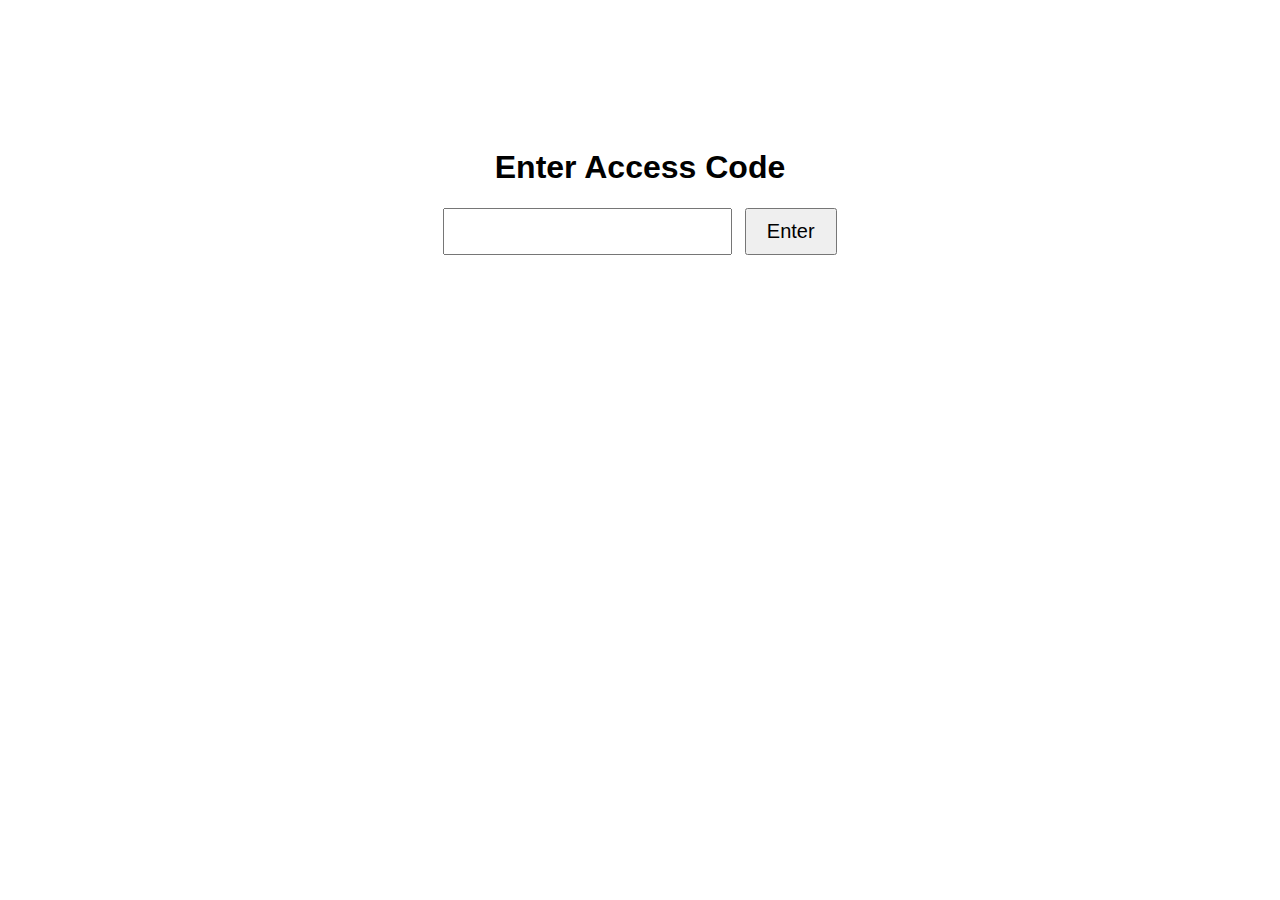
<file: index.html>
<!DOCTYPE html>
<html>
<head>
  <title>Access Required</title>
  <style>
    body {
      font-family: sans-serif;
      text-align: center;
      padding-top: 120px;
    }
    input {
      font-size: 20px;
      padding: 10px;
    }
    button {
      font-size: 20px;
      padding: 10px 20px;
      margin-left: 8px;
    }
  </style>
</head>
<body>

<h1>Enter Access Code</h1>
<input type="password" id="pw" />
<button onclick="go()">Enter</button>

<script>
  function go() {
    if (document.getElementById('pw').value === 'READ123') {
      window.location.href = 'app/index.html';
    } else {
      alert('Incorrect code');
    }
  }
</script>

</body>
</html>
</file>
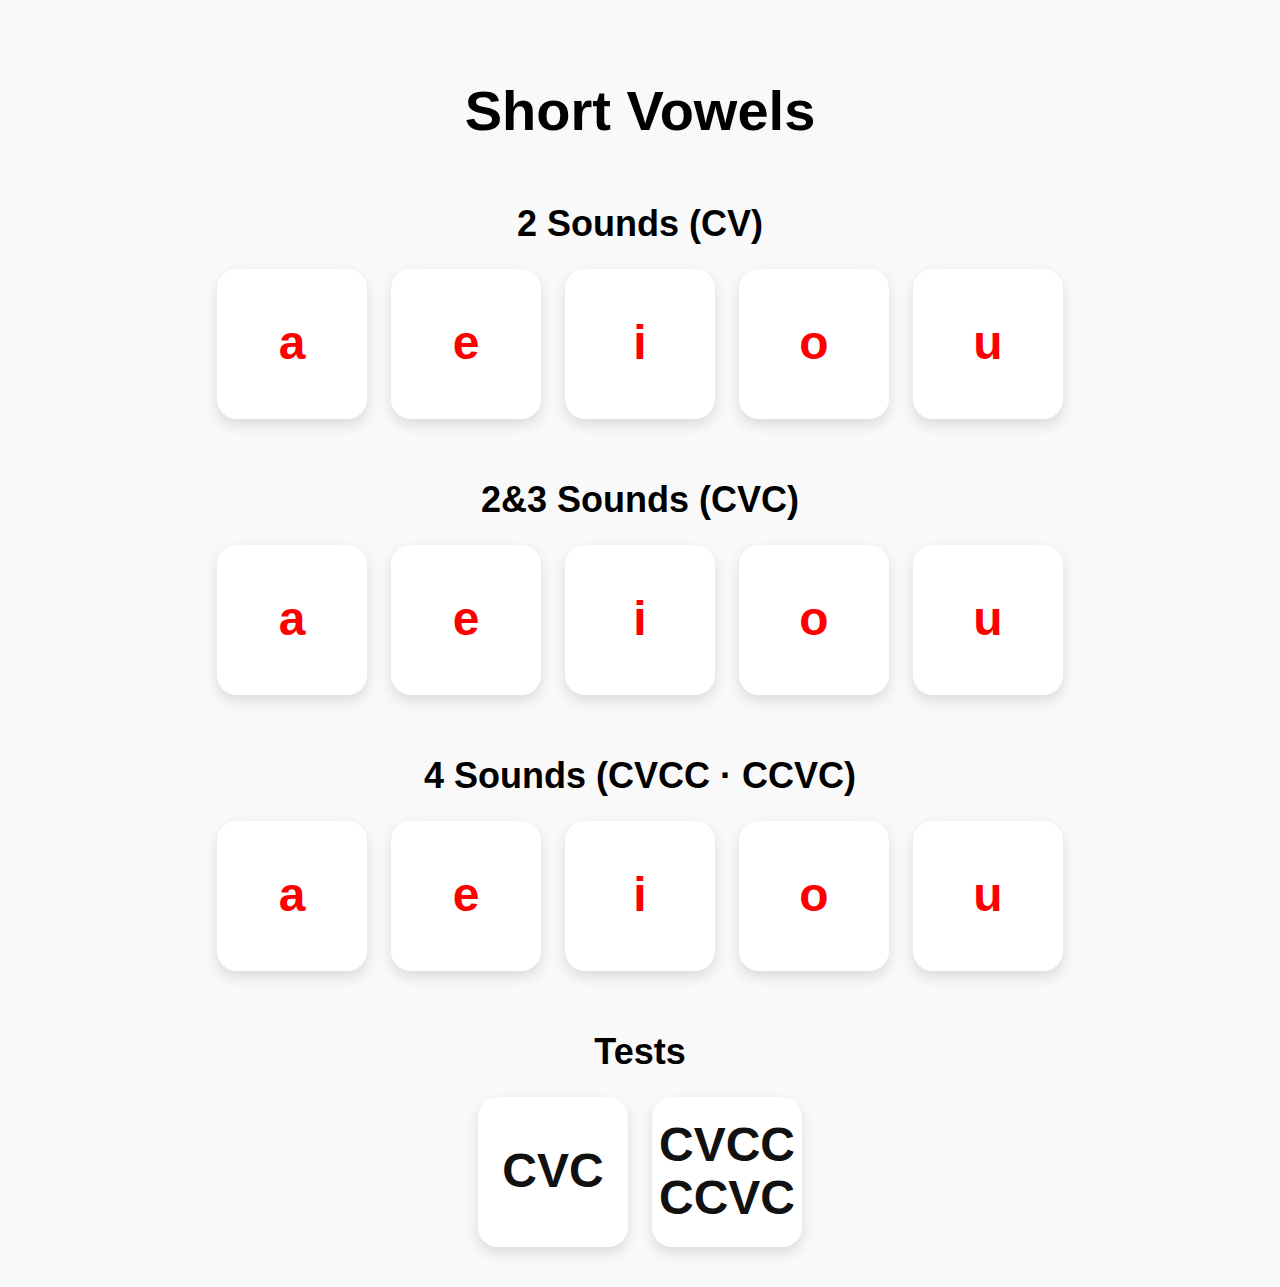
<file: app/index.html>
<!DOCTYPE html>
<html lang="en">
<head>
  <meta charset="UTF-8">
  <title>Phonics – Short Vowels</title>
  <link rel="stylesheet" href="style.css">

  <style>
    .section {
      margin-top: 60px;
    }

    .section h2 {
      font-size: 36px;
      margin-bottom: 24px;
    }

    .home-buttons {
      display: flex;
      justify-content: center;
      gap: 24px;
      flex-wrap: wrap;
    }

    .vowel-btn {
      width: 150px;
      height: 150px;
      font-size: 48px;
      font-weight: bold;
      border-radius: 20px;
      background: white;
      border: none;
      cursor: pointer;
      box-shadow: 0 6px 14px rgba(0,0,0,0.12);
      text-decoration: none;
      color: #111;
      display: flex;
      align-items: center;
      justify-content: center;
      text-align: center;
      line-height: 1.1;
    }

    .vowel-btn:hover {
      transform: translateY(-4px);
    }

    .vowel {
      color: red;
    }
  </style>
</head>
<body>

<h1>Short Vowels</h1>

<!-- ===== 2 Sounds (CV) ===== -->
<div class="section">
  <h2>2 Sounds (CV)</h2>
  <div class="home-buttons">
    <a class="vowel-btn vowel" href="short-a-2sounds.html">a</a>
    <a class="vowel-btn vowel" href="short-e-2sounds.html">e</a>
    <a class="vowel-btn vowel" href="short-i-2sounds.html">i</a>
    <a class="vowel-btn vowel" href="short-o-2sounds.html">o</a>
    <a class="vowel-btn vowel" href="short-u-2sounds.html">u</a>
  </div>
</div>

<!-- ===== 2&3 Sounds (CVC) ===== -->
<div class="section">
  <h2>2&3 Sounds (CVC)</h2>
  <div class="home-buttons">
    <a class="vowel-btn vowel" href="short-a.html">a</a>
    <a class="vowel-btn vowel" href="short-e.html">e</a>
    <a class="vowel-btn vowel" href="short-i.html">i</a>
    <a class="vowel-btn vowel" href="short-o.html">o</a>
    <a class="vowel-btn vowel" href="short-u.html">u</a>
  </div>
</div>

<!-- ===== 4 Sounds (CVCC · CCVC) ===== -->
<div class="section">
  <h2>4 Sounds (CVCC · CCVC)</h2>
  <div class="home-buttons">
    <a class="vowel-btn vowel" href="short-a-4sounds.html">a</a>
    <a class="vowel-btn vowel" href="short-e-4sounds.html">e</a>
    <a class="vowel-btn vowel" href="short-i-4sounds.html">i</a>
    <a class="vowel-btn vowel" href="short-o-4sounds.html">o</a>
    <a class="vowel-btn vowel" href="short-u-4sounds.html">u</a>
  </div>
</div>

<!-- ===== Tests ===== -->
<div class="section">
  <h2>Tests</h2>
  <div class="home-buttons">
    <a class="vowel-btn" href="aeiou-test.html">CVC</a>
    <a class="vowel-btn" href="aeiou-test4sounds.html">CVCC CCVC</a>
  </div>
</div>

</body>
</html>
</file>
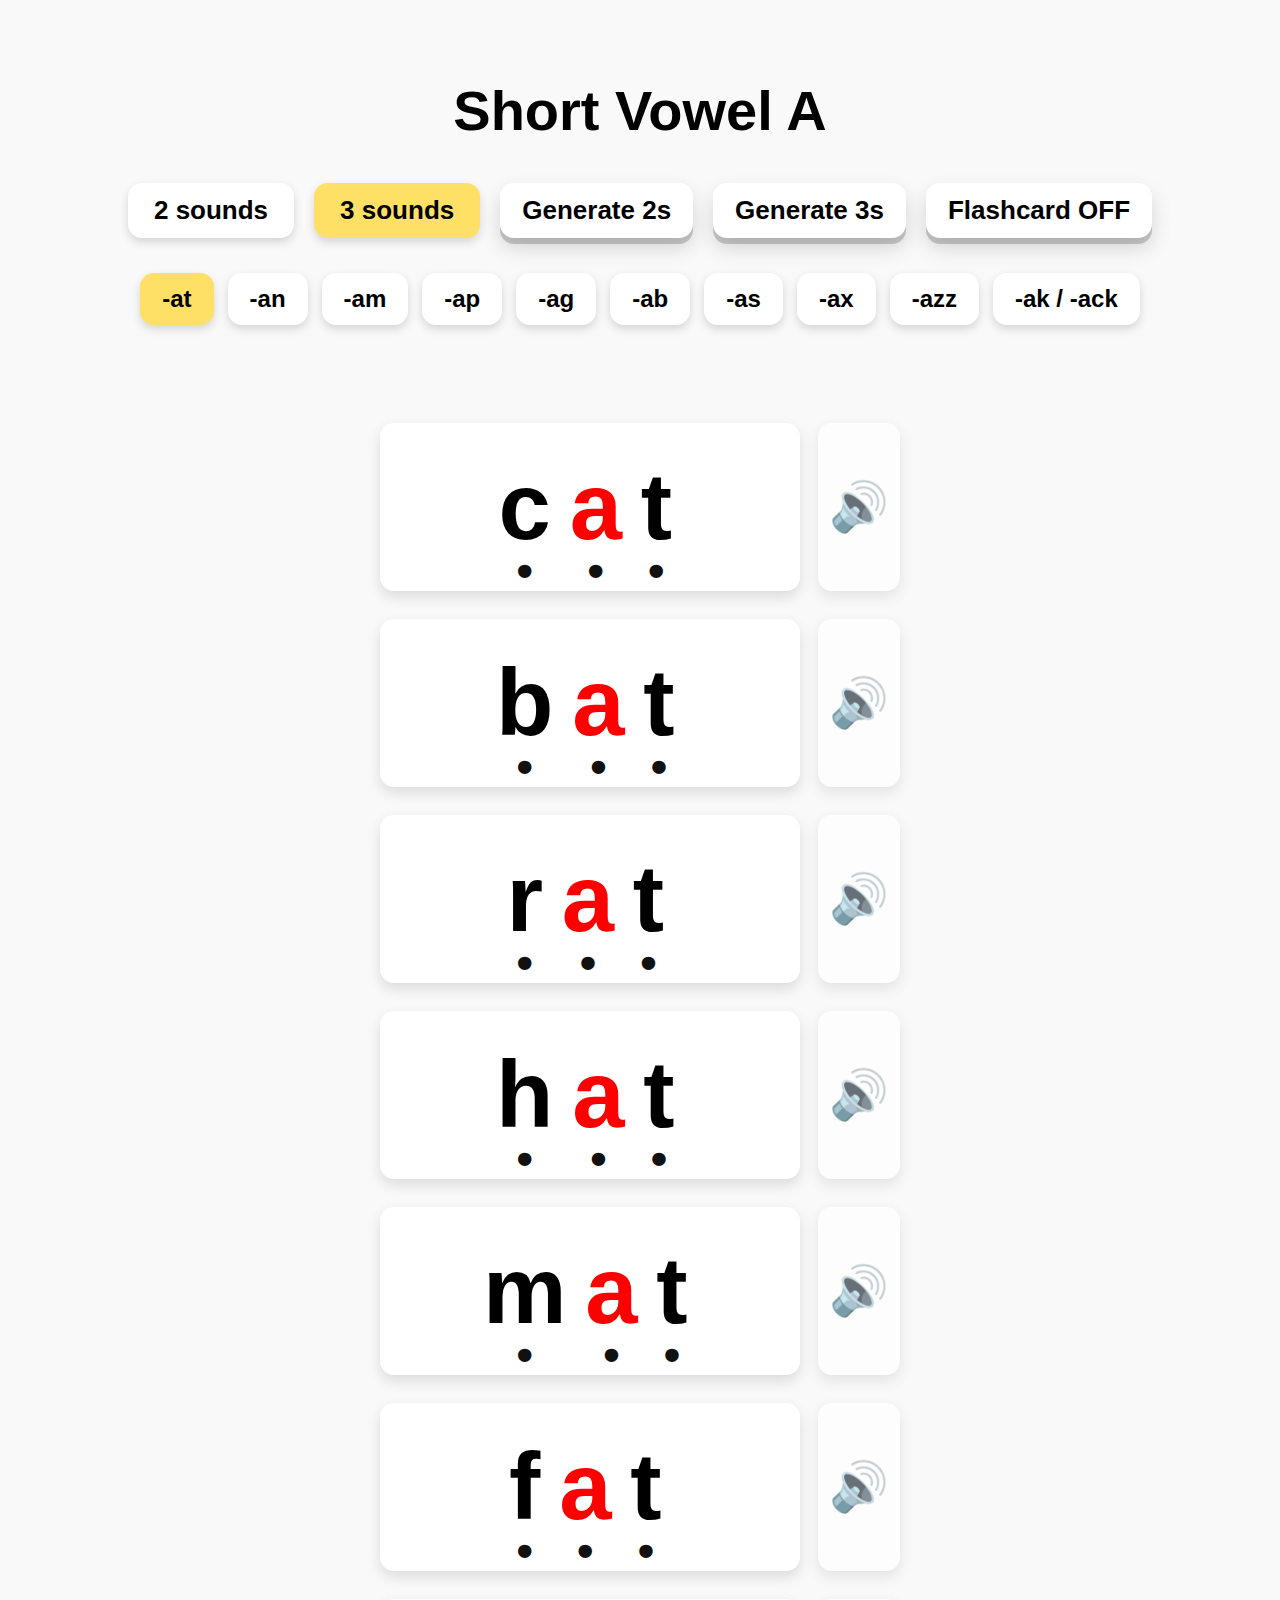
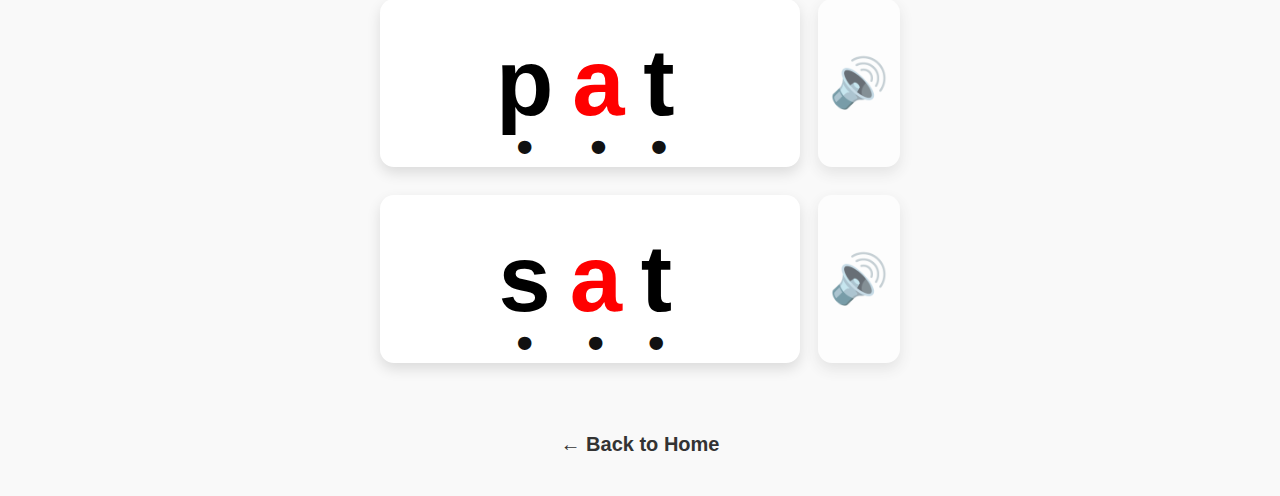
<file: app/short-a.html>
<!DOCTYPE html>
<html lang="en">
<head>
  <meta charset="UTF-8">
  <title>Short Vowel A</title>
  <link rel="stylesheet" href="style.css">
</head>
<body>

  <h1>Short Vowel <span class="vowel">A</span></h1>

  <!-- ================= SOUND MODE TOGGLE ================= -->
  <div class="sound-toggle">
    <button class="sound-btn" data-mode="2">2 sounds</button>
    <button class="sound-btn active" data-mode="3">3 sounds</button>
    <button class="generate-btn" data-gen="2">Generate 2s</button>
    <button class="generate-btn" data-gen="3">Generate 3s</button>
    <button id="flashcard-btn" class="generate-btn">Flashcard OFF</button>
  </div>

  <!-- ================= TABS ================= -->
  <div class="tabs">
    <button class="tab active" data-family="at">-at</button>
    <button class="tab" data-family="an">-an</button>
    <button class="tab" data-family="am">-am</button>
    <button class="tab" data-family="ap">-ap</button>
    <button class="tab" data-family="ag">-ag</button>
    <button class="tab" data-family="ab">-ab</button>
    <button class="tab" data-family="as">-as</button>
    <button class="tab" data-family="ax">-ax</button>
    <button class="tab" data-family="azz">-azz</button>
    <button class="tab" data-family="ack">-ak / -ack</button>
  </div>

  <!-- ================= GENERATED WORDS ================= -->
  <div class="generated-scale">
    <div id="generated-area" class="generated-area"></div>
  </div>

  <!-- ================= -AT ================= -->
  <section class="family active" data-family="at">
    <ul class="word-container">
      <li>cat</li>
      <li>bat</li>
      <li>rat</li>
      <li>hat</li>
      <li>mat</li>
      <li>fat</li>
      <li>pat</li>
      <li>sat</li>
    </ul>
  </section>

  <!-- ================= -AN ================= -->
  <section class="family" data-family="an">
    <ul class="word-container">
      <li>ban</li>
      <li>can</li>
      <li>fan</li>
      <li>man</li>
      <li>pan</li>
      <li>ran</li>
      <li>tan</li>
      <li>van</li>
    </ul>
  </section>

  <!-- ================= -AM ================= -->
  <section class="family" data-family="am">
    <ul class="word-container">
      <li>jam</li>
      <li>ham</li>
      <li>ram</li>
      <li>dam</li>
      <li>yam</li>
      <li>Pam</li>
    </ul>
  </section>

  <!-- ================= -AP ================= -->
  <section class="family" data-family="ap">
    <ul class="word-container">
      <li>map</li>
      <li>cap</li>
      <li>tap</li>
      <li>lap</li>
      <li>nap</li>
      <li>gap</li>
      <li>sap</li>
      <li>zap</li>
    </ul>
  </section>

  <!-- ================= -AG ================= -->
  <section class="family" data-family="ag">
    <ul class="word-container">
      <li>bag</li>
      <li>rag</li>
      <li>tag</li>
      <li>wag</li>
      <li>nag</li>
      <li>lag</li>
      <li>sag</li>
    </ul>
  </section>

  <!-- ================= -AB ================= -->
  <section class="family" data-family="ab">
    <ul class="word-container">
      <li>cab</li>
      <li>lab</li>
      <li>jab</li>
      <li>dab</li>
      <li>nab</li>
      <li>tab</li>
    </ul>
  </section>

  <!-- ================= -AS ================= -->
  <section class="family" data-family="as">
    <ul class="word-container">
      <li>gas</li>
      <li>has</li>
    </ul>
  </section>

  <!-- ================= -AX ================= -->
  <section class="family" data-family="ax">
    <ul class="word-container">
      <li>fax</li>
      <li>tax</li>
      <li>wax</li>
    </ul>
  </section>

  <!-- ================= -AZZ ================= -->
  <section class="family" data-family="azz">
    <ul class="word-container">
      <li>jazz</li>
    </ul>
  </section>

  <!-- ================= -AK / -ACK ================= -->
  <section class="family" data-family="ack">
    <ul class="word-container">
      <li>yak</li>
      <li>back</li>
      <li>pack</li>
      <li>lack</li>
    </ul>
  </section>
  
  <!-- ================= FLASHCARD STAGE ================= -->
  <div id="flashcard-stage" style="display:none;"></div>

  <a href="index.html" class="back-btn">← Back to Home</a>

  <script>
    const targetVowel = 'a';
    const digraphEndings = ['ll','ff','ss','zz','sh','ch','ck','ng','th'];

    let soundMode = '3';
    let isGenerateMode = false;

    let flashcardOn = false;
    let flashcardWords = [];
    let flashcardIndex = 0;

    const flashcardBtn = document.getElementById('flashcard-btn');

    /* ================= AUDIO ================= */

    const AUDIO_BASE_PATH = 'audio/short-a/';
    const TEST_AUDIO_FILE = 'test.m4a';
    const wordAudio = new Audio();

    function playTestAudio() {
      wordAudio.onerror = null;
      wordAudio.src = AUDIO_BASE_PATH + TEST_AUDIO_FILE;
      wordAudio.currentTime = 0;
      wordAudio.play().catch(() => {});
    }

    function playWordAudio(word) {
      const suffix = soundMode === '2' ? '2s' : '3s';
      const audioPath = AUDIO_BASE_PATH + word + suffix + '.m4a';
      wordAudio.onerror = () => playTestAudio();
      wordAudio.src = audioPath;
      wordAudio.currentTime = 0;
      wordAudio.play().catch(() => {});
    }

    /* ================= SCALE GENERATED GRID ================= */

    function scaleGeneratedGrid() {
      const wrap = document.querySelector('.generated-scale');
      const grid = document.querySelector('.generated-area');
      if (!wrap || !grid) return;
      const scale = Math.min(1, wrap.clientWidth / grid.scrollWidth);
      grid.style.transform = `scale(${scale})`;
    }

    window.addEventListener('resize', scaleGeneratedGrid);

    /* ================= RENDER WORDS ================= */

    function renderWords() {
      document.querySelectorAll('.word-container li').forEach(li => {
        const word = li.dataset.word || li.textContent.trim().toLowerCase();
        li.dataset.word = word;

        if (!li.closest('.word-wrapper')) {
          const wrapper = document.createElement('div');
          wrapper.className = 'word-wrapper';

          const speaker = document.createElement('button');
          speaker.className = 'speaker-btn';
          speaker.textContent = '🔊';
          speaker.onclick = e => {
            e.stopPropagation();
            playWordAudio(word);
          };

          li.parentNode.insertBefore(wrapper, li);
          wrapper.appendChild(li);
          wrapper.appendChild(speaker);
        }

        li.innerHTML = '';

        if (soundMode === '2') {
          li.innerHTML =
            `<span>${word[0]}</span><span class="two-sound">${word.slice(1)}</span>`;
        } else {
          let i = 0;
          while (i < word.length) {
            const d = digraphEndings.find(x => word.startsWith(x, i));
            if (d) {
              li.innerHTML += `<span class="digraph">${d}</span>`;
              i += d.length;
            } else {
              const ch = word[i];
              li.innerHTML += `<span class="${ch === 'a' ? 'vowel' : ''}">${ch}</span>`;
              i++;
            }
          }
        }

        li.onclick = () => {
          li.classList.toggle('selected');
          li.classList.remove('shake');
          void li.offsetWidth;
          li.classList.add('shake');
        };
      });
    }

    /* ================= HELPERS ================= */

    function exitGenerateMode() {
      isGenerateMode = false;
      document.body.classList.remove('generate-mode');
      document.getElementById('generated-area').innerHTML = '';
      document.querySelectorAll('.tab').forEach(t => t.classList.remove('active'));
    }

    function exitFlashcardMode() {
      flashcardOn = false;
      flashcardBtn.textContent = 'Flashcard OFF';
      flashcardBtn.classList.remove('on');
      document.body.classList.remove('flashcard-mode');
      document.querySelector('.flashcard-stage')?.remove();
    }

    function activateFirstTab() {
      const firstTab = document.querySelector('.tab');
      const firstFamily = document.querySelector('.family');

      document.querySelectorAll('.tab').forEach(t => t.classList.remove('active'));
      document.querySelectorAll('.family').forEach(f => f.classList.remove('active'));

      if (firstTab && firstFamily) {
        firstTab.classList.add('active');
        firstFamily.classList.add('active');
      }
    }

    /* ================= SOUND BUTTONS ================= */

    document.querySelectorAll('.sound-btn').forEach(btn => {
      btn.onclick = () => {
        exitGenerateMode();
        exitFlashcardMode();

        /* turn OFF Generate highlight */
        clearGenerateButtons();

        soundMode = btn.dataset.mode;

        document.querySelectorAll('.sound-btn')
          .forEach(b => b.classList.remove('active'));
        btn.classList.add('active');

        activateFirstTab();
        renderWords();
      };
    });

    /* ================= TABS ================= */

    document.querySelectorAll('.tab').forEach(tab => {
      tab.onclick = () => {
        if (isGenerateMode) return;

        exitFlashcardMode();

        /* turn OFF Generate highlight */
        clearGenerateButtons();

        const family = tab.dataset.family;

        document.querySelectorAll('.tab')
          .forEach(t => t.classList.remove('active'));
        document.querySelectorAll('.family')
          .forEach(f => f.classList.remove('active'));

        tab.classList.add('active');
        document
          .querySelector(`.family[data-family="${family}"]`)
          .classList.add('active');

        renderWords();
      };
    });


    /* ================= GENERATE 2s / 3s ================= */

    function clearGenerateButtons() {
      document
        .querySelectorAll('.generate-btn[data-gen]')
        .forEach(b => b.classList.remove('active'));
    }

    document.querySelectorAll('.generate-btn[data-gen]').forEach(btn => {
      btn.onclick = () => {
        exitFlashcardMode();

        isGenerateMode = true;
        document.body.classList.add('generate-mode');

        /* highlight Generate button (ORANGE) */
        clearGenerateButtons();
        btn.classList.add('active');

        /* sync sound mode */
        soundMode = btn.dataset.gen;

        document.querySelectorAll('.sound-btn')
          .forEach(b => b.classList.remove('active'));
        document
          .querySelector(`.sound-btn[data-mode="${soundMode}"]`)
          ?.classList.add('active');

        /* all tabs highlighted */
        document.querySelectorAll('.tab')
          .forEach(t => t.classList.add('active'));

        const allWords = [...document.querySelectorAll('.family li')]
          .map(li => li.textContent.toLowerCase());

        const selected = allWords
          .sort(() => 0.5 - Math.random())
          .slice(0, 6);

        const area = document.getElementById('generated-area');
        area.innerHTML = '';

        selected.forEach(w => {
          area.innerHTML += `
            <ul class="word-container">
              <li>${w}</li>
            </ul>
          `;
        });

        renderWords();
        scaleGeneratedGrid();
      };
    });


    /* ================= FLASHCARD MODE ================= */

    const flashcardStage = document.getElementById('flashcard-stage');

    function getFlashcardWords() {
      if (isGenerateMode) {
        return [...document.querySelectorAll('#generated-area li')]
          .map(li => li.dataset.word)
          .filter(Boolean);
      } else {
        return [...document.querySelectorAll('.family.active li')]
          .map(li => li.dataset.word)
          .filter(Boolean);
      }
    }

    function showFlashcardWord() {
      flashcardWords = getFlashcardWords();
      if (!flashcardWords.length) return;

      flashcardIndex = 0;
      renderFlashcard();
    }

    function renderFlashcard() {
      const word = flashcardWords[flashcardIndex];

      flashcardStage.innerHTML = `
        <div class="flashcard-wrapper">
          <button class="flashcard-arrow left">‹</button>

          <ul class="word-container">
            <li>${word}</li>
          </ul>

          <button class="flashcard-arrow right">›</button>
        </div>
      `;

      renderWords();

      flashcardStage.querySelector('.left').onclick = () => {
        flashcardIndex =
          (flashcardIndex - 1 + flashcardWords.length) % flashcardWords.length;
        renderFlashcard();
      };

      flashcardStage.querySelector('.right').onclick = () => {
        flashcardIndex =
          (flashcardIndex + 1) % flashcardWords.length;
        renderFlashcard();
      };
    }

    function enterFlashcardMode() {
      document.body.classList.add('flashcard-mode');
      flashcardStage.style.display = 'block';
      showFlashcardWord();
    }

    function exitFlashcardMode() {
      document.body.classList.remove('flashcard-mode');
      flashcardStage.style.display = 'none';
      flashcardStage.innerHTML = '';
    }

    /* ================= FLASHCARD BUTTON ================= */

    flashcardBtn.onclick = () => {
      flashcardOn = !flashcardOn;
      flashcardBtn.textContent = flashcardOn ? 'Flashcard ON' : 'Flashcard OFF';
      flashcardBtn.classList.toggle('on', flashcardOn);

      flashcardOn ? enterFlashcardMode() : exitFlashcardMode();
    };

    /* ================= AUTO REFRESH WHEN MODE CHANGES ================= */

    function refreshFlashcardIfOn() {
      if (flashcardOn) showFlashcardWord();
    }

    document.querySelectorAll('.sound-btn, .generate-btn[data-gen], .tab')
      .forEach(btn => btn.addEventListener('click', refreshFlashcardIfOn));

  
    /* ================= INIT ================= */

    activateFirstTab();
    renderWords();
  </script>

</body>
</html>
</file>
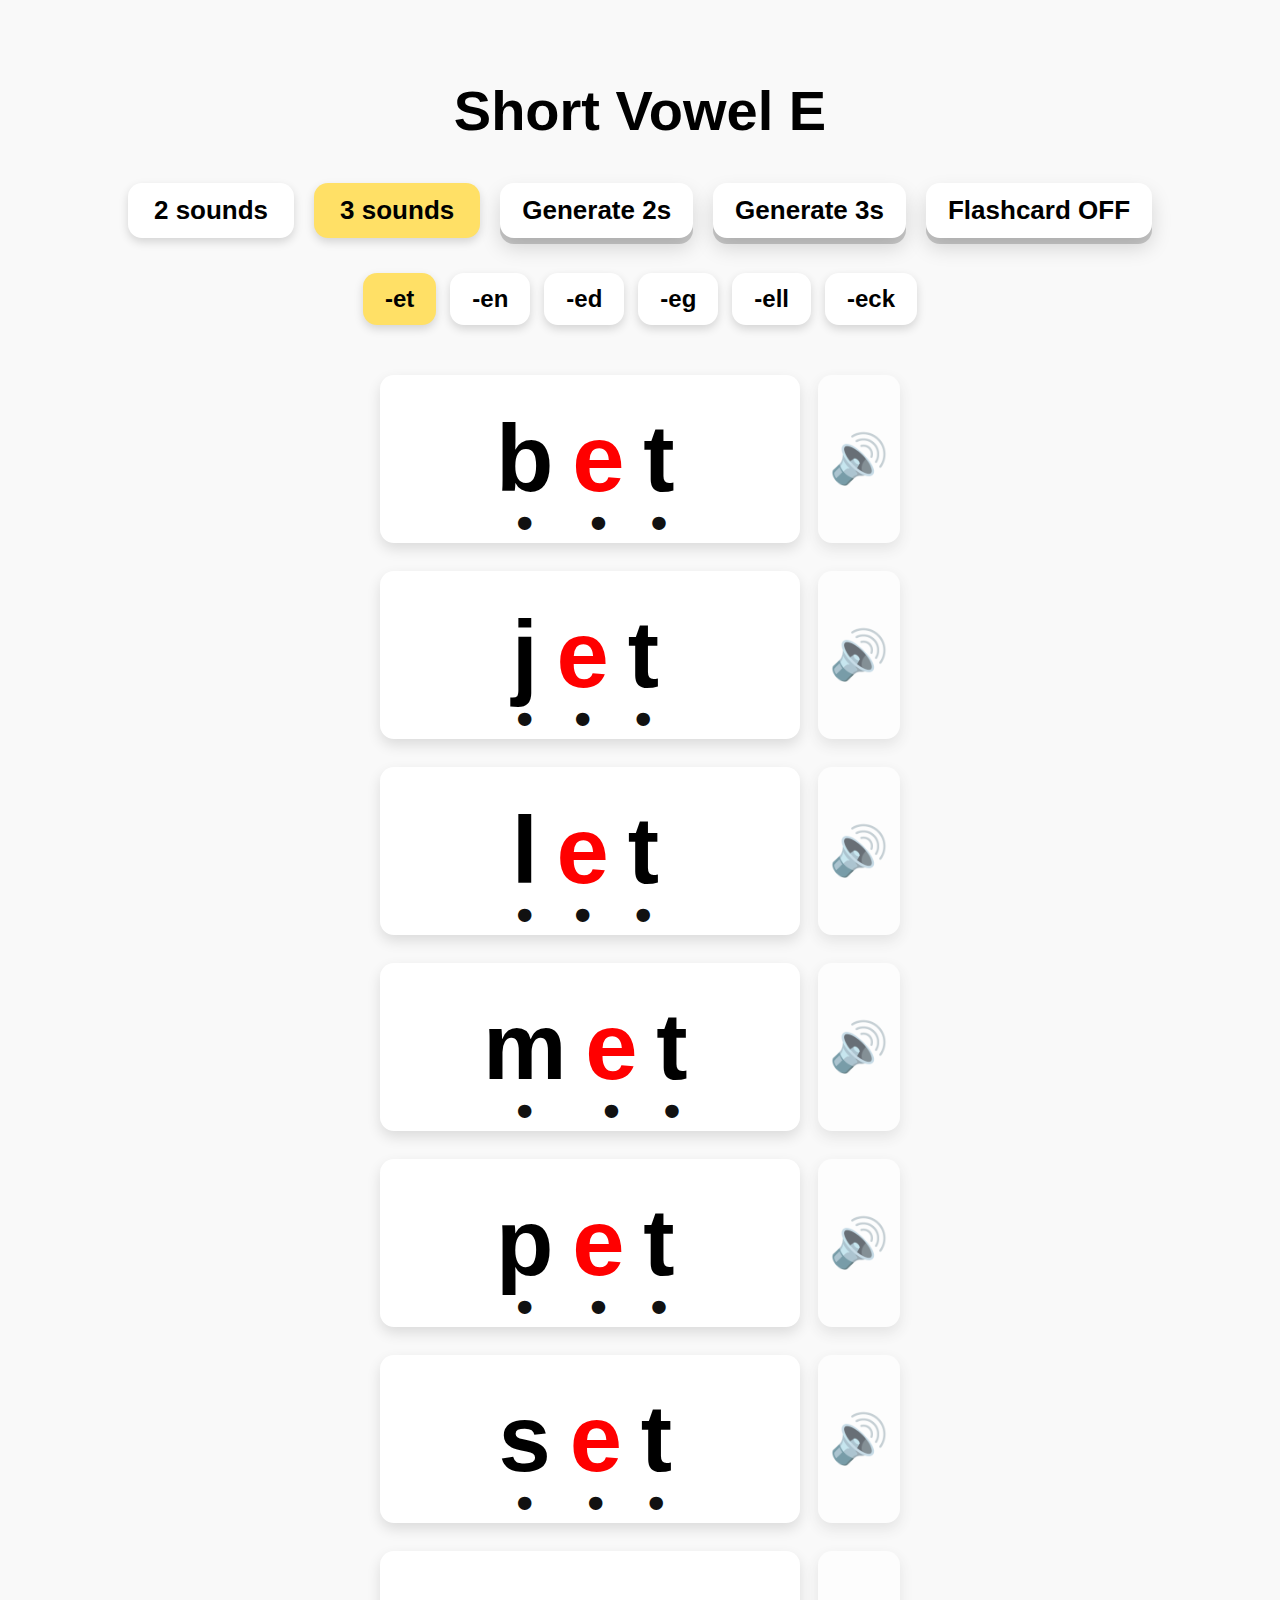
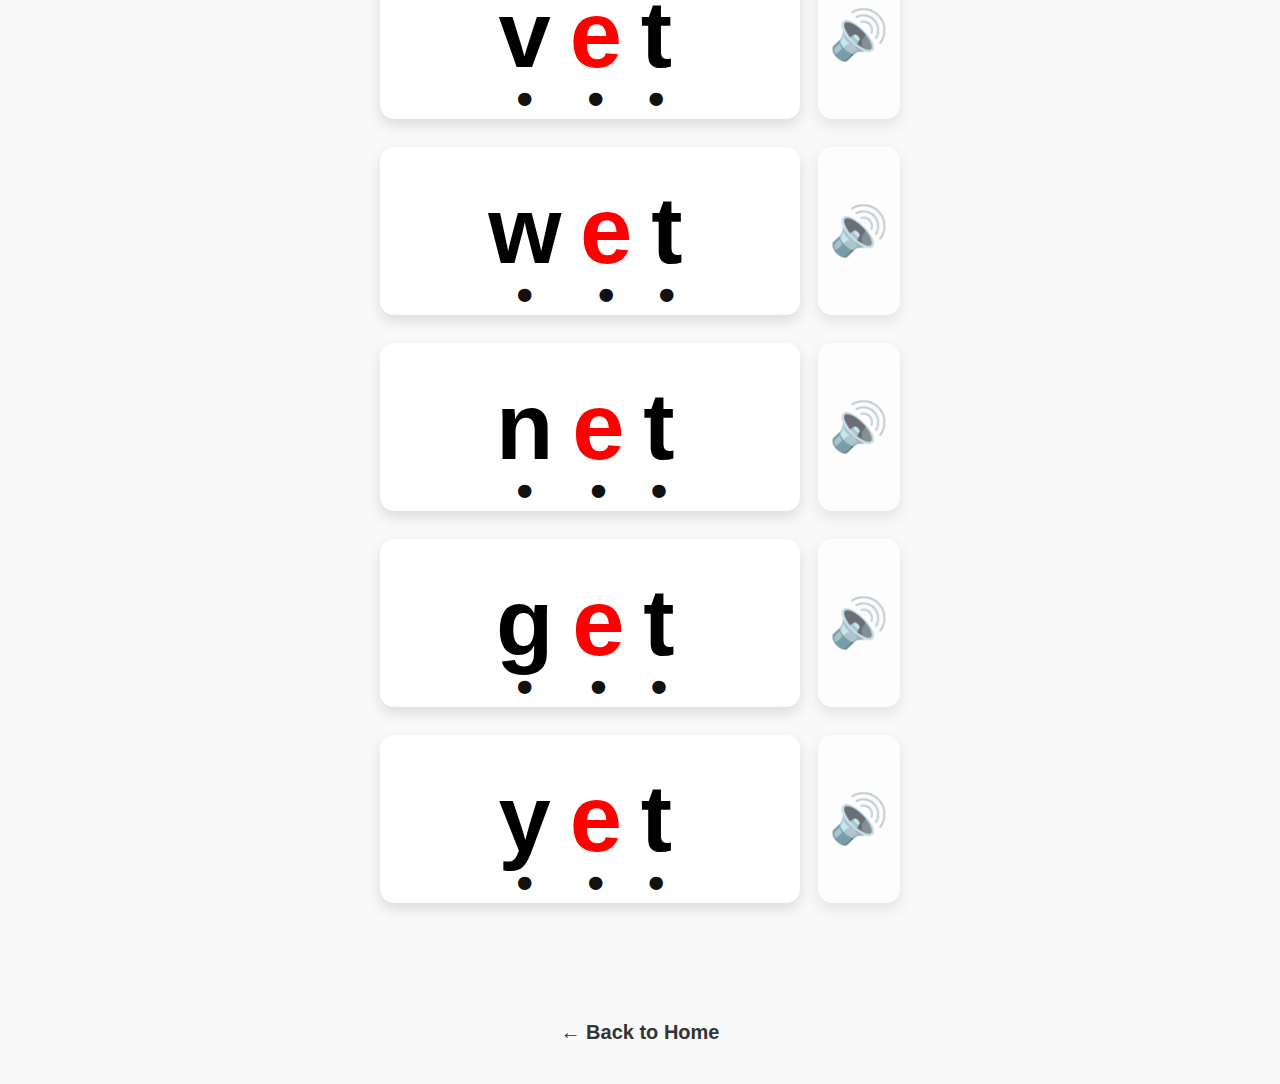
<file: app/short-e.html>
<!DOCTYPE html>
<html lang="en">
<head>
  <meta charset="UTF-8">
  <title>Short Vowel E</title>
  <link rel="stylesheet" href="style.css">
</head>
<body>

  <h1>Short Vowel <span class="vowel">E</span></h1>

  <!-- ================= SOUND MODE TOGGLE ================= -->
  <div class="sound-toggle">
    <button class="sound-btn" data-mode="2">2 sounds</button>
    <button class="sound-btn active" data-mode="3">3 sounds</button>
    <button class="generate-btn" data-gen="2">Generate 2s</button>
    <button class="generate-btn" data-gen="3">Generate 3s</button>
    <button id="flashcard-btn" class="generate-btn">Flashcard OFF</button>
  </div>

  <!-- ================= TABS ================= -->
  <div class="tabs">
    <button class="tab active" data-family="et">-et</button>
    <button class="tab" data-family="en">-en</button>
    <button class="tab" data-family="ed">-ed</button>
    <button class="tab" data-family="eg">-eg</button>
    <button class="tab" data-family="ell">-ell</button>
    <button class="tab" data-family="eck">-eck</button>
  </div>

  <!-- ================= -ET ================= -->
  <section class="family active" data-family="et">
    <ul class="word-container">
      <li>bet</li>
      <li>jet</li>
      <li>let</li>
      <li>met</li>
      <li>pet</li>
      <li>set</li>
      <li>vet</li>
      <li>wet</li>
      <li>net</li>
      <li>get</li>
      <li>yet</li>
    </ul>
  </section>

  <!-- ================= -EN ================= -->
  <section class="family" data-family="en">
    <ul class="word-container">
      <li>hen</li>
      <li>men</li>
      <li>pen</li>
      <li>ten</li>
      <li>den</li>
      <li>ken</li>
      <li>ben</li>
      <li>yen</li>
    </ul>
  </section>

  <!-- ================= -ED ================= -->
  <section class="family" data-family="ed">
    <ul class="word-container">
      <li>bed</li>
      <li>fed</li>
      <li>led</li>
      <li>red</li>
      <li>wed</li>
      <li>ted</li>
      <li>shed</li>
    </ul>
  </section>

  <!-- ================= -EG ================= -->
  <section class="family" data-family="eg">
    <ul class="word-container">
      <li>beg</li>
      <li>leg</li>
      <li>peg</li>
    </ul>
  </section>

  <!-- ================= -ELL ================= -->
  <section class="family" data-family="ell">
    <ul class="word-container">
      <li>bell</li>
      <li>fell</li>
      <li>sell</li>
      <li>tell</li>
      <li>well</li>
    </ul>
  </section>

  <!-- ================= -ECK ================= -->
  <section class="family" data-family="eck">
    <ul class="word-container">
      <li>peck</li>
      <li>deck</li>
    </ul>
  </section>

  <!-- ================= GENERATED WORDS ================= -->
  <div class="generated-scale">
    <div id="generated-area" class="generated-area"></div>
  </div>

  <!-- ================= FLASHCARD STAGE ================= -->
  <div id="flashcard-stage" style="display:none;"></div>

  <a href="index.html" class="back-btn">← Back to Home</a>

  <script>
    const digraphEndings = ['ll','ff','ss','zz','sh','ch','ck','ng','th'];

    let soundMode = '3';
    let isGenerateMode = false;

    let flashcardOn = false;
    let flashcardWords = [];
    let flashcardIndex = 0;

    const flashcardBtn = document.getElementById('flashcard-btn');

    /* ================= AUDIO ================= */

    const AUDIO_BASE_PATH = 'audio/short-e/';
    const TEST_AUDIO_FILE = 'test.m4a';
    const wordAudio = new Audio();

    function playTestAudio() {
      wordAudio.onerror = null;
      wordAudio.src = AUDIO_BASE_PATH + TEST_AUDIO_FILE;
      wordAudio.currentTime = 0;
      wordAudio.play().catch(() => {});
    }

    function playWordAudio(word) {
      const suffix = soundMode === '2' ? '2s' : '3s';
      const audioPath = AUDIO_BASE_PATH + word + suffix + '.m4a';
      wordAudio.onerror = () => playTestAudio();
      wordAudio.src = audioPath;
      wordAudio.currentTime = 0;
      wordAudio.play().catch(() => {});
    }

    /* ================= SCALE GENERATED GRID ================= */

    function scaleGeneratedGrid() {
      const wrap = document.querySelector('.generated-scale');
      const grid = document.querySelector('.generated-area');
      if (!wrap || !grid) return;
      const scale = Math.min(1, wrap.clientWidth / grid.scrollWidth);
      grid.style.transform = `scale(${scale})`;
    }

    window.addEventListener('resize', scaleGeneratedGrid);

    /* ================= RENDER WORDS ================= */

    function renderWords() {
      document.querySelectorAll('.word-container li').forEach(li => {
        const word = li.dataset.word || li.textContent.trim().toLowerCase();
        li.dataset.word = word;

        if (!li.closest('.word-wrapper')) {
          const wrapper = document.createElement('div');
          wrapper.className = 'word-wrapper';

          const speaker = document.createElement('button');
          speaker.className = 'speaker-btn';
          speaker.textContent = '🔊';
          speaker.onclick = e => {
            e.stopPropagation();
            playWordAudio(word);
          };

          li.parentNode.insertBefore(wrapper, li);
          wrapper.appendChild(li);
          wrapper.appendChild(speaker);
        }

        li.innerHTML = '';

        if (soundMode === '2') {
          li.innerHTML =
            `<span>${word[0]}</span><span class="two-sound">${word.slice(1)}</span>`;
        } else {
          let i = 0;
          while (i < word.length) {
            const d = digraphEndings.find(x => word.startsWith(x, i));
            if (d) {
              li.innerHTML += `<span class="digraph">${d}</span>`;
              i += d.length;
            } else {
              const ch = word[i];
              li.innerHTML += `<span class="${'aeiou'.includes(ch) ? 'vowel' : ''}">${ch}</span>`;
              i++;
            }
          }
        }

        li.onclick = () => {
          li.classList.toggle('selected');
          li.classList.remove('shake');
          void li.offsetWidth;
          li.classList.add('shake');
        };
      });
    }

    /* ================= HELPERS ================= */

    function exitGenerateMode() {
      isGenerateMode = false;
      document.body.classList.remove('generate-mode');
      document.getElementById('generated-area').innerHTML = '';
      document.querySelectorAll('.tab').forEach(t => t.classList.remove('active'));
    }

    function exitFlashcardMode() {
      flashcardOn = false;
      flashcardBtn.textContent = 'Flashcard OFF';
      flashcardBtn.classList.remove('on');
      document.body.classList.remove('flashcard-mode');
      document.querySelector('.flashcard-stage')?.remove();
    }

    function activateFirstTab() {
      const firstTab = document.querySelector('.tab');
      const firstFamily = document.querySelector('.family');

      document.querySelectorAll('.tab').forEach(t => t.classList.remove('active'));
      document.querySelectorAll('.family').forEach(f => f.classList.remove('active'));

      if (firstTab && firstFamily) {
        firstTab.classList.add('active');
        firstFamily.classList.add('active');
      }
    }

    /* ================= SOUND BUTTONS ================= */

    document.querySelectorAll('.sound-btn').forEach(btn => {
      btn.onclick = () => {
        exitGenerateMode();
        exitFlashcardMode();

        /* turn OFF Generate highlight */
        clearGenerateButtons();

        soundMode = btn.dataset.mode;

        document.querySelectorAll('.sound-btn')
          .forEach(b => b.classList.remove('active'));
        btn.classList.add('active');

        activateFirstTab();
        renderWords();
      };
    });

    /* ================= TABS ================= */

    document.querySelectorAll('.tab').forEach(tab => {
      tab.onclick = () => {
        if (isGenerateMode) return;

        exitFlashcardMode();

        /* turn OFF Generate highlight */
        clearGenerateButtons();

        const family = tab.dataset.family;

        document.querySelectorAll('.tab')
          .forEach(t => t.classList.remove('active'));
        document.querySelectorAll('.family')
          .forEach(f => f.classList.remove('active'));

        tab.classList.add('active');
        document
          .querySelector(`.family[data-family="${family}"]`)
          .classList.add('active');

        renderWords();
      };
    });


    /* ================= GENERATE 2s / 3s ================= */

    function clearGenerateButtons() {
      document
        .querySelectorAll('.generate-btn[data-gen]')
        .forEach(b => b.classList.remove('active'));
    }

    document.querySelectorAll('.generate-btn[data-gen]').forEach(btn => {
      btn.onclick = () => {
        exitFlashcardMode();

        isGenerateMode = true;
        document.body.classList.add('generate-mode');

        /* highlight Generate button (ORANGE) */
        clearGenerateButtons();
        btn.classList.add('active');

        /* sync sound mode */
        soundMode = btn.dataset.gen;

        document.querySelectorAll('.sound-btn')
          .forEach(b => b.classList.remove('active'));
        document
          .querySelector(`.sound-btn[data-mode="${soundMode}"]`)
          ?.classList.add('active');

        /* all tabs highlighted */
        document.querySelectorAll('.tab')
          .forEach(t => t.classList.add('active'));

        const allWords = [...document.querySelectorAll('.family li')]
          .map(li => li.textContent.toLowerCase());

        const selected = allWords
          .sort(() => 0.5 - Math.random())
          .slice(0, 6);

        const area = document.getElementById('generated-area');
        area.innerHTML = '';

        selected.forEach(w => {
          area.innerHTML += `
            <ul class="word-container">
              <li>${w}</li>
            </ul>
          `;
        });

        renderWords();
        scaleGeneratedGrid();
      };
    });


    /* ================= FLASHCARD MODE ================= */

    const flashcardStage = document.getElementById('flashcard-stage');

    function getFlashcardWords() {
      if (isGenerateMode) {
        return [...document.querySelectorAll('#generated-area li')]
          .map(li => li.dataset.word)
          .filter(Boolean);
      } else {
        return [...document.querySelectorAll('.family.active li')]
          .map(li => li.dataset.word)
          .filter(Boolean);
      }
    }

    function showFlashcardWord() {
      flashcardWords = getFlashcardWords();
      if (!flashcardWords.length) return;

      flashcardIndex = 0;
      renderFlashcard();
    }

    function renderFlashcard() {
      const word = flashcardWords[flashcardIndex];

      flashcardStage.innerHTML = `
        <div class="flashcard-wrapper">
          <button class="flashcard-arrow left">‹</button>

          <ul class="word-container">
            <li>${word}</li>
          </ul>

          <button class="flashcard-arrow right">›</button>
        </div>
      `;

      renderWords();

      flashcardStage.querySelector('.left').onclick = () => {
        flashcardIndex =
          (flashcardIndex - 1 + flashcardWords.length) % flashcardWords.length;
        renderFlashcard();
      };

      flashcardStage.querySelector('.right').onclick = () => {
        flashcardIndex =
          (flashcardIndex + 1) % flashcardWords.length;
        renderFlashcard();
      };
    }

    function enterFlashcardMode() {
      document.body.classList.add('flashcard-mode');
      flashcardStage.style.display = 'block';
      showFlashcardWord();
    }

    function exitFlashcardMode() {
      document.body.classList.remove('flashcard-mode');
      flashcardStage.style.display = 'none';
      flashcardStage.innerHTML = '';
    }

    /* ================= FLASHCARD BUTTON ================= */

    flashcardBtn.onclick = () => {
      flashcardOn = !flashcardOn;
      flashcardBtn.textContent = flashcardOn ? 'Flashcard ON' : 'Flashcard OFF';
      flashcardBtn.classList.toggle('on', flashcardOn);

      flashcardOn ? enterFlashcardMode() : exitFlashcardMode();
    };

    /* ================= AUTO REFRESH WHEN MODE CHANGES ================= */

    function refreshFlashcardIfOn() {
      if (flashcardOn) showFlashcardWord();
    }

    document.querySelectorAll('.sound-btn, .generate-btn[data-gen], .tab')
      .forEach(btn => btn.addEventListener('click', refreshFlashcardIfOn));

  
    /* ================= INIT ================= */

    activateFirstTab();
    renderWords();
  </script>

</body>
</html>
</file>
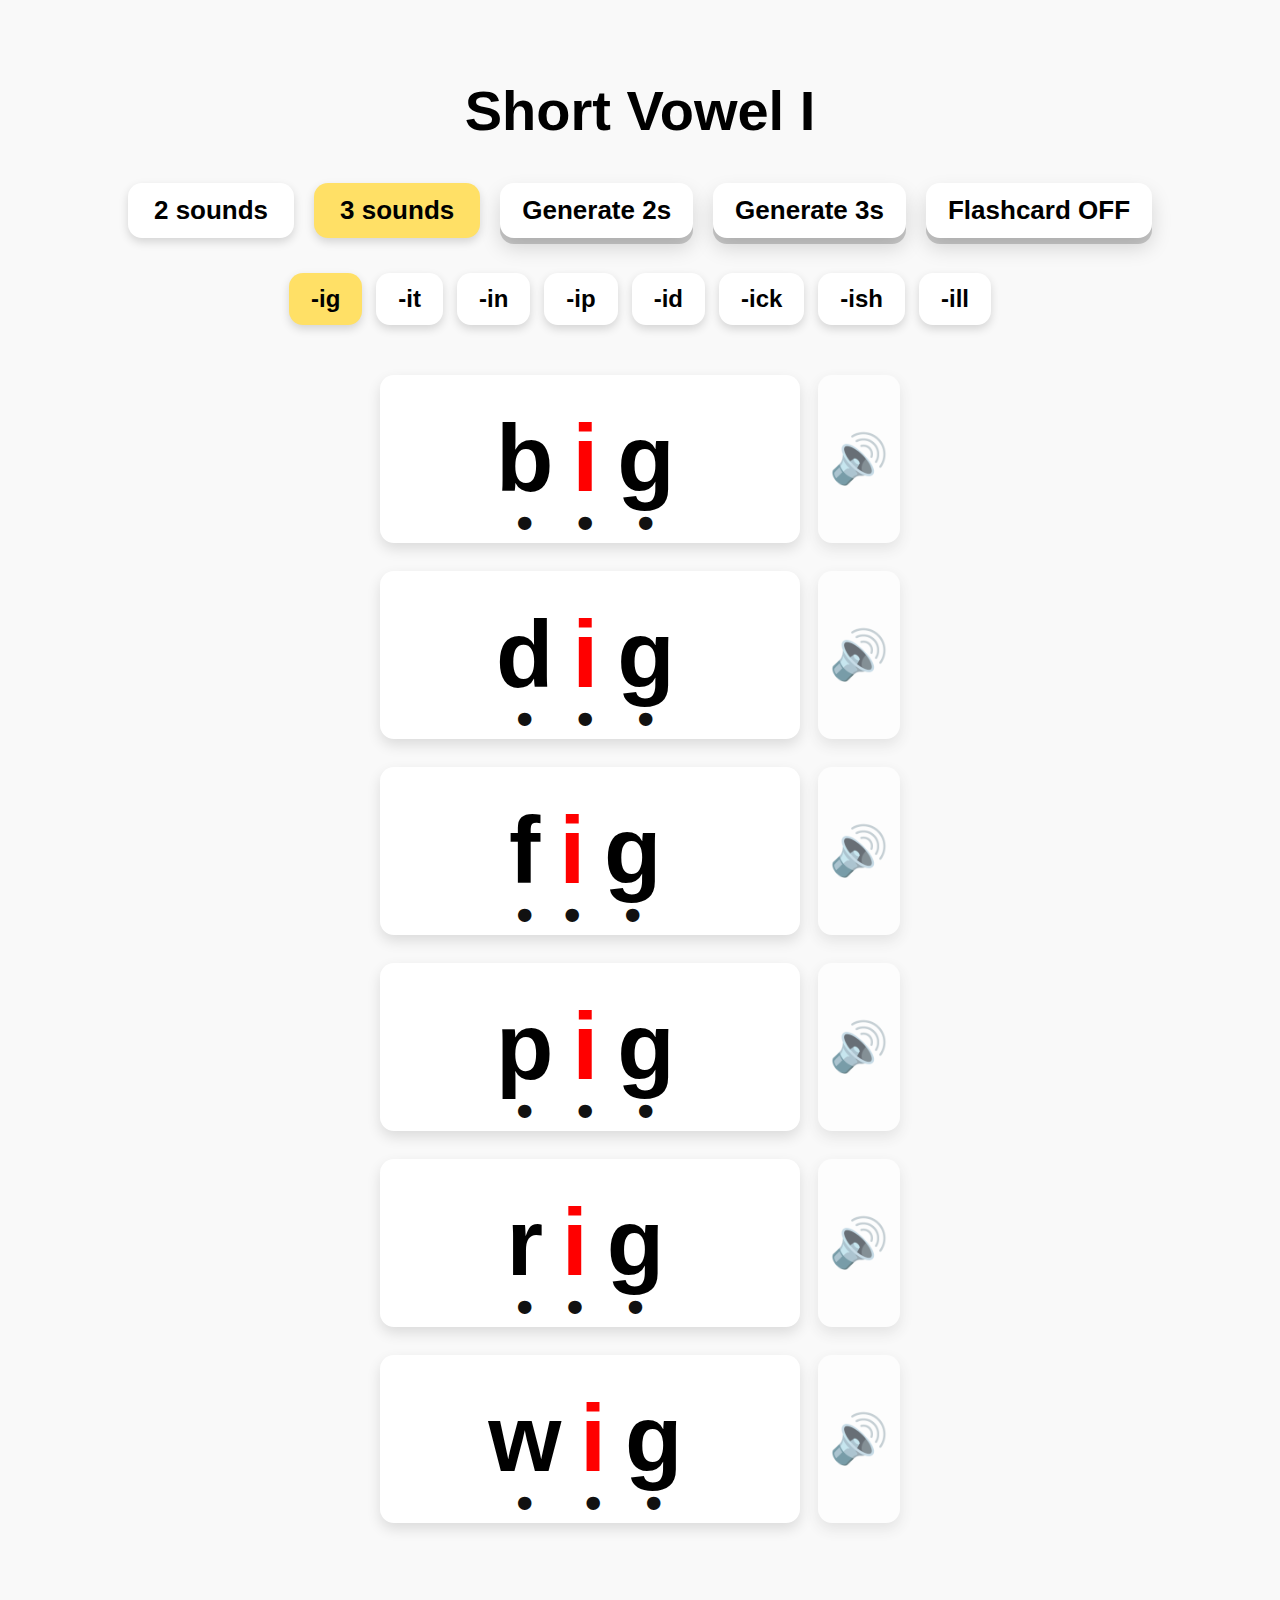
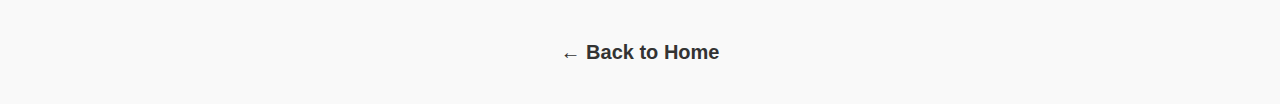
<file: app/short-i.html>
<!DOCTYPE html>
<html lang="en">
<head>
  <meta charset="UTF-8">
  <title>Short Vowel I</title>
  <link rel="stylesheet" href="style.css">
</head>
<body>

  <h1>Short Vowel <span class="vowel">I</span></h1>

  <!-- ================= SOUND MODE TOGGLE ================= -->
  <div class="sound-toggle">
    <button class="sound-btn" data-mode="2">2 sounds</button>
    <button class="sound-btn active" data-mode="3">3 sounds</button>
    <button class="generate-btn" data-gen="2">Generate 2s</button>
    <button class="generate-btn" data-gen="3">Generate 3s</button>
    <button id="flashcard-btn" class="generate-btn">Flashcard OFF</button>
  </div>

  <!-- ================= TABS ================= -->
  <div class="tabs">
    <button class="tab active" data-family="ig">-ig</button>
    <button class="tab" data-family="it">-it</button>
    <button class="tab" data-family="in">-in</button>
    <button class="tab" data-family="ip">-ip</button>
    <button class="tab" data-family="id">-id</button>
    <button class="tab" data-family="ick">-ick</button>
    <button class="tab" data-family="ish">-ish</button>
    <button class="tab" data-family="ill">-ill</button>
  </div>

  <!-- ================= -IG ================= -->
  <section class="family active" data-family="ig">
    <ul class="word-container">
      <li>big</li>
      <li>dig</li>
      <li>fig</li>
      <li>pig</li>
      <li>rig</li>
      <li>wig</li>
    </ul>
  </section>

  <!-- ================= -IT ================= -->
  <section class="family" data-family="it">
    <ul class="word-container">
      <li>bit</li>
      <li>fit</li>
      <li>hit</li>
      <li>kit</li>
      <li>lit</li>
      <li>pit</li>
      <li>sit</li>
      <li>wit</li>
    </ul>
  </section>

  <!-- ================= -IN ================= -->
  <section class="family" data-family="in">
    <ul class="word-container">
      <li>bin</li>
      <li>fin</li>
      <li>pin</li>
      <li>tin</li>
      <li>kin</li>
      <li>win</li>
    </ul>
  </section>

  <!-- ================= -IP ================= -->
  <section class="family" data-family="ip">
    <ul class="word-container">
      <li>dip</li>
      <li>hip</li>
      <li>lip</li>
      <li>rip</li>
      <li>sip</li>
      <li>zip</li>
      <li>tip</li>
    </ul>
  </section>

  <!-- ================= -ID ================= -->
  <section class="family" data-family="id">
    <ul class="word-container">
      <li>bid</li>
      <li>did</li>
      <li>hid</li>
      <li>lid</li>
      <li>kid</li>
      <li>rid</li>
    </ul>
  </section>

  <!-- ================= -ICK ================= -->
  <section class="family" data-family="ick">
    <ul class="word-container">
      <li>lick</li>
      <li>pick</li>
      <li>sick</li>
      <li>chick</li>
    </ul>
  </section>

  <!-- ================= -ISH ================= -->
  <section class="family" data-family="ish">
    <ul class="word-container">
      <li>fish</li>
      <li>dish</li>
      <li>wish</li>
      <li>ship</li>
    </ul>
  </section>

  <!-- ================= -ILL ================= -->
  <section class="family" data-family="ill">
    <ul class="word-container">
      <li>bill</li>
      <li>fill</li>
      <li>hill</li>
      <li>mill</li>
      <li>pill</li>
    </ul>
  </section>

  <!-- ================= GENERATED WORDS ================= -->
  <div class="generated-scale">
    <div id="generated-area" class="generated-area"></div>
  </div>


  <!-- ================= FLASHCARD STAGE ================= -->
  <div id="flashcard-stage" style="display:none;"></div>

  <a href="index.html" class="back-btn">← Back to Home</a>

  <script>
    const digraphEndings = ['ll','ff','ss','zz','sh','ch','ck','ng','th'];

    let soundMode = '3';
    let isGenerateMode = false;

    let flashcardOn = false;
    let flashcardWords = [];
    let flashcardIndex = 0;

    const flashcardBtn = document.getElementById('flashcard-btn');

    /* ================= AUDIO ================= */

    const AUDIO_BASE_PATH = 'audio/short-i/';
    const TEST_AUDIO_FILE = 'test.m4a';
    const wordAudio = new Audio();

    function playTestAudio() {
      wordAudio.onerror = null;
      wordAudio.src = AUDIO_BASE_PATH + TEST_AUDIO_FILE;
      wordAudio.currentTime = 0;
      wordAudio.play().catch(() => {});
    }

    function playWordAudio(word) {
      const suffix = soundMode === '2' ? '2s' : '3s';
      const audioPath = AUDIO_BASE_PATH + word + suffix + '.m4a';
      wordAudio.onerror = () => playTestAudio();
      wordAudio.src = audioPath;
      wordAudio.currentTime = 0;
      wordAudio.play().catch(() => {});
    }

    /* ================= SCALE GENERATED GRID ================= */

    function scaleGeneratedGrid() {
      const wrap = document.querySelector('.generated-scale');
      const grid = document.querySelector('.generated-area');
      if (!wrap || !grid) return;
      const scale = Math.min(1, wrap.clientWidth / grid.scrollWidth);
      grid.style.transform = `scale(${scale})`;
    }

    window.addEventListener('resize', scaleGeneratedGrid);

    /* ================= RENDER WORDS ================= */

    function renderWords() {
      document.querySelectorAll('.word-container li').forEach(li => {
        const word = li.dataset.word || li.textContent.trim().toLowerCase();
        li.dataset.word = word;

        if (!li.closest('.word-wrapper')) {
          const wrapper = document.createElement('div');
          wrapper.className = 'word-wrapper';

          const speaker = document.createElement('button');
          speaker.className = 'speaker-btn';
          speaker.textContent = '🔊';
          speaker.onclick = e => {
            e.stopPropagation();
            playWordAudio(word);
          };

          li.parentNode.insertBefore(wrapper, li);
          wrapper.appendChild(li);
          wrapper.appendChild(speaker);
        }

        li.innerHTML = '';

        if (soundMode === '2') {
          li.innerHTML =
            `<span>${word[0]}</span><span class="two-sound">${word.slice(1)}</span>`;
        } else {
          let i = 0;
          while (i < word.length) {
            const d = digraphEndings.find(x => word.startsWith(x, i));
            if (d) {
              li.innerHTML += `<span class="digraph">${d}</span>`;
              i += d.length;
            } else {
              const ch = word[i];
              li.innerHTML += `<span class="${'aeiou'.includes(ch) ? 'vowel' : ''}">${ch}</span>`;
              i++;
            }
          }
        }

        li.onclick = () => {
          li.classList.toggle('selected');
          li.classList.remove('shake');
          void li.offsetWidth;
          li.classList.add('shake');
        };
      });
    }

    /* ================= HELPERS ================= */

    function exitGenerateMode() {
      isGenerateMode = false;
      document.body.classList.remove('generate-mode');
      document.getElementById('generated-area').innerHTML = '';
      document.querySelectorAll('.tab').forEach(t => t.classList.remove('active'));
    }

    function exitFlashcardMode() {
      flashcardOn = false;
      flashcardBtn.textContent = 'Flashcard OFF';
      flashcardBtn.classList.remove('on');
      document.body.classList.remove('flashcard-mode');
      document.querySelector('.flashcard-stage')?.remove();
    }

    function activateFirstTab() {
      const firstTab = document.querySelector('.tab');
      const firstFamily = document.querySelector('.family');

      document.querySelectorAll('.tab').forEach(t => t.classList.remove('active'));
      document.querySelectorAll('.family').forEach(f => f.classList.remove('active'));

      if (firstTab && firstFamily) {
        firstTab.classList.add('active');
        firstFamily.classList.add('active');
      }
    }

    /* ================= SOUND BUTTONS ================= */

    document.querySelectorAll('.sound-btn').forEach(btn => {
      btn.onclick = () => {
        exitGenerateMode();
        exitFlashcardMode();

        /* turn OFF Generate highlight */
        clearGenerateButtons();

        soundMode = btn.dataset.mode;

        document.querySelectorAll('.sound-btn')
          .forEach(b => b.classList.remove('active'));
        btn.classList.add('active');

        activateFirstTab();
        renderWords();
      };
    });

    /* ================= TABS ================= */

    document.querySelectorAll('.tab').forEach(tab => {
      tab.onclick = () => {
        if (isGenerateMode) return;

        exitFlashcardMode();

        /* turn OFF Generate highlight */
        clearGenerateButtons();

        const family = tab.dataset.family;

        document.querySelectorAll('.tab')
          .forEach(t => t.classList.remove('active'));
        document.querySelectorAll('.family')
          .forEach(f => f.classList.remove('active'));

        tab.classList.add('active');
        document
          .querySelector(`.family[data-family="${family}"]`)
          .classList.add('active');

        renderWords();
      };
    });


    /* ================= GENERATE 2s / 3s ================= */

    function clearGenerateButtons() {
      document
        .querySelectorAll('.generate-btn[data-gen]')
        .forEach(b => b.classList.remove('active'));
    }

    document.querySelectorAll('.generate-btn[data-gen]').forEach(btn => {
      btn.onclick = () => {
        exitFlashcardMode();

        isGenerateMode = true;
        document.body.classList.add('generate-mode');

        /* highlight Generate button (ORANGE) */
        clearGenerateButtons();
        btn.classList.add('active');

        /* sync sound mode */
        soundMode = btn.dataset.gen;

        document.querySelectorAll('.sound-btn')
          .forEach(b => b.classList.remove('active'));
        document
          .querySelector(`.sound-btn[data-mode="${soundMode}"]`)
          ?.classList.add('active');

        /* all tabs highlighted */
        document.querySelectorAll('.tab')
          .forEach(t => t.classList.add('active'));

        const allWords = [...document.querySelectorAll('.family li')]
          .map(li => li.textContent.toLowerCase());

        const selected = allWords
          .sort(() => 0.5 - Math.random())
          .slice(0, 6);

        const area = document.getElementById('generated-area');
        area.innerHTML = '';

        selected.forEach(w => {
          area.innerHTML += `
            <ul class="word-container">
              <li>${w}</li>
            </ul>
          `;
        });

        renderWords();
        scaleGeneratedGrid();
      };
    });


    /* ================= FLASHCARD MODE ================= */

    const flashcardStage = document.getElementById('flashcard-stage');

    function getFlashcardWords() {
      if (isGenerateMode) {
        return [...document.querySelectorAll('#generated-area li')]
          .map(li => li.dataset.word)
          .filter(Boolean);
      } else {
        return [...document.querySelectorAll('.family.active li')]
          .map(li => li.dataset.word)
          .filter(Boolean);
      }
    }

    function showFlashcardWord() {
      flashcardWords = getFlashcardWords();
      if (!flashcardWords.length) return;

      flashcardIndex = 0;
      renderFlashcard();
    }

    function renderFlashcard() {
      const word = flashcardWords[flashcardIndex];

      flashcardStage.innerHTML = `
        <div class="flashcard-wrapper">
          <button class="flashcard-arrow left">‹</button>

          <ul class="word-container">
            <li>${word}</li>
          </ul>

          <button class="flashcard-arrow right">›</button>
        </div>
      `;

      renderWords();

      flashcardStage.querySelector('.left').onclick = () => {
        flashcardIndex =
          (flashcardIndex - 1 + flashcardWords.length) % flashcardWords.length;
        renderFlashcard();
      };

      flashcardStage.querySelector('.right').onclick = () => {
        flashcardIndex =
          (flashcardIndex + 1) % flashcardWords.length;
        renderFlashcard();
      };
    }

    function enterFlashcardMode() {
      document.body.classList.add('flashcard-mode');
      flashcardStage.style.display = 'block';
      showFlashcardWord();
    }

    function exitFlashcardMode() {
      document.body.classList.remove('flashcard-mode');
      flashcardStage.style.display = 'none';
      flashcardStage.innerHTML = '';
    }

    /* ================= FLASHCARD BUTTON ================= */

    flashcardBtn.onclick = () => {
      flashcardOn = !flashcardOn;
      flashcardBtn.textContent = flashcardOn ? 'Flashcard ON' : 'Flashcard OFF';
      flashcardBtn.classList.toggle('on', flashcardOn);

      flashcardOn ? enterFlashcardMode() : exitFlashcardMode();
    };

    /* ================= AUTO REFRESH WHEN MODE CHANGES ================= */

    function refreshFlashcardIfOn() {
      if (flashcardOn) showFlashcardWord();
    }

    document.querySelectorAll('.sound-btn, .generate-btn[data-gen], .tab')
      .forEach(btn => btn.addEventListener('click', refreshFlashcardIfOn));

  
    /* ================= INIT ================= */

    activateFirstTab();
    renderWords();
  </script>

</body>
</html>
</file>
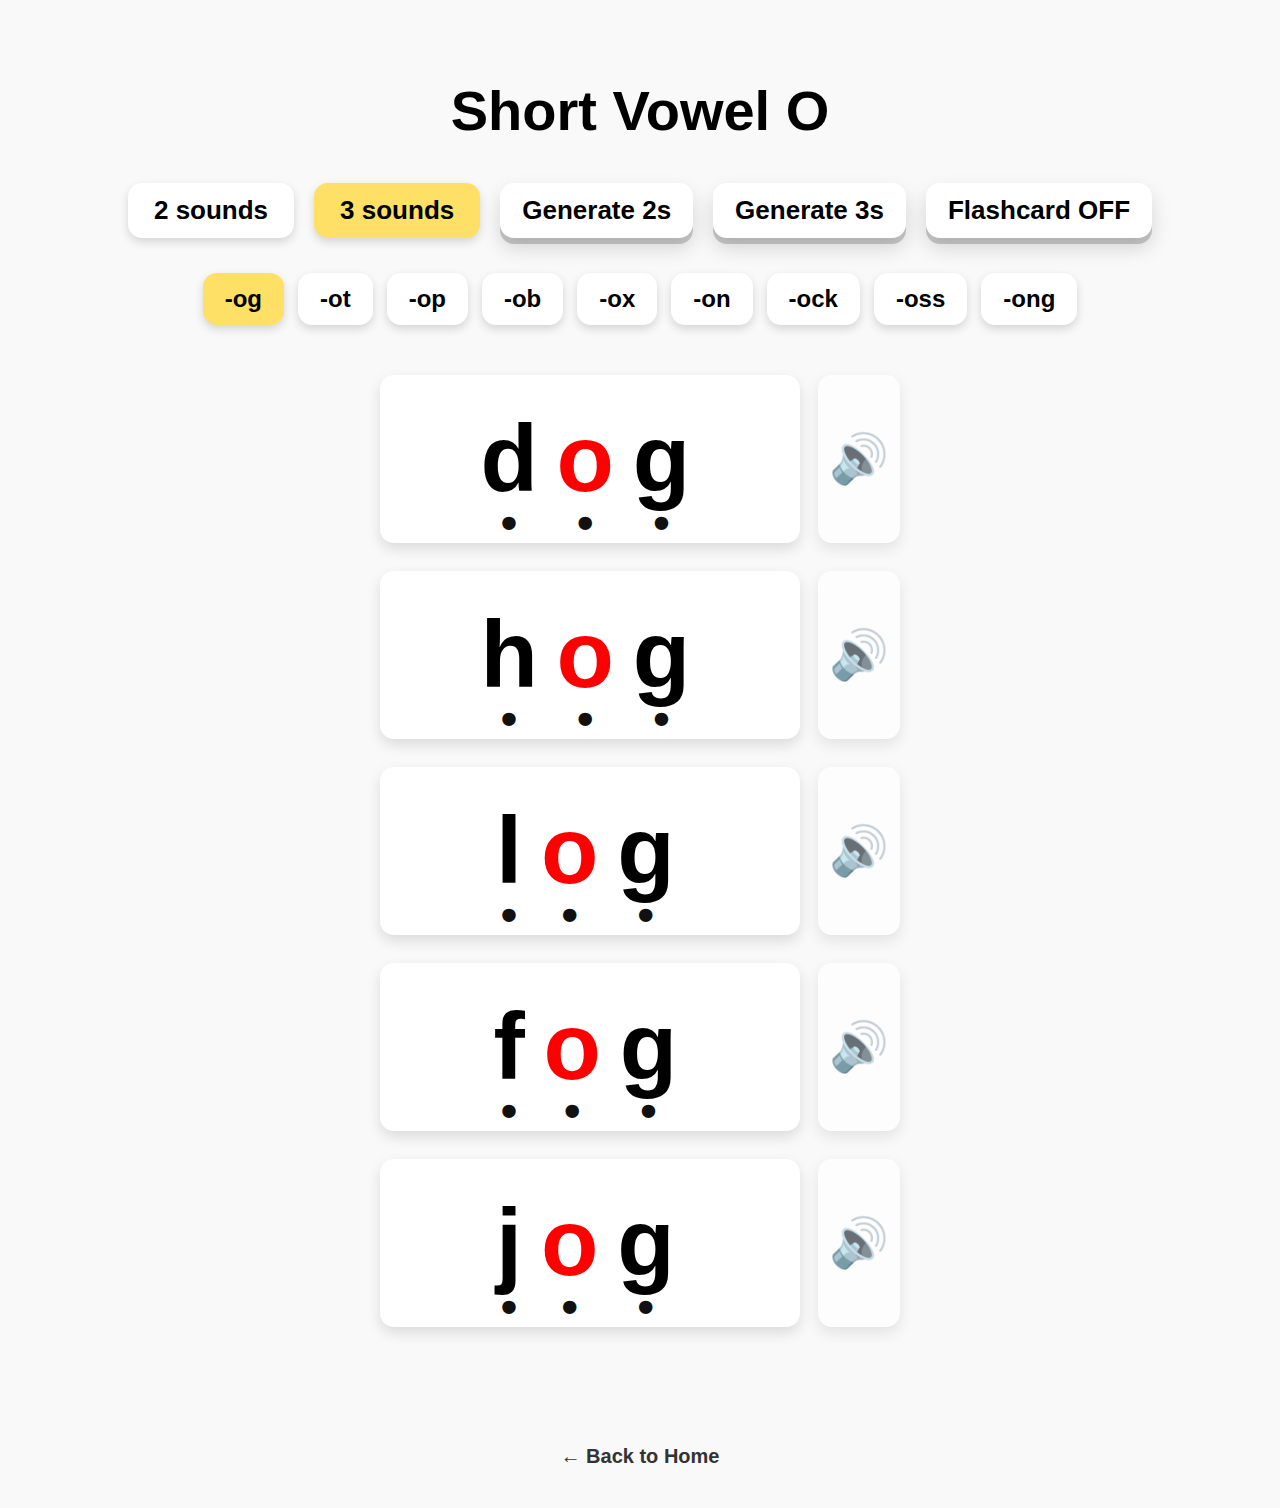
<file: app/short-o.html>
<!DOCTYPE html>
<html lang="en">
<head>
  <meta charset="UTF-8">
  <title>Short Vowel O</title>
  <link rel="stylesheet" href="style.css">
</head>
<body>

  <h1>Short Vowel <span class="vowel">O</span></h1>

  <!-- ================= SOUND MODE TOGGLE ================= -->
  <div class="sound-toggle">
    <button class="sound-btn" data-mode="2">2 sounds</button>
    <button class="sound-btn active" data-mode="3">3 sounds</button>
    <button class="generate-btn" data-gen="2">Generate 2s</button>
    <button class="generate-btn" data-gen="3">Generate 3s</button>
    <button id="flashcard-btn" class="generate-btn">Flashcard OFF</button>
  </div>


  <!-- ================= TABS ================= -->
  <div class="tabs">
    <button class="tab active" data-family="og">-og</button>
    <button class="tab" data-family="ot">-ot</button>
    <button class="tab" data-family="op">-op</button>
    <button class="tab" data-family="ob">-ob</button>
    <button class="tab" data-family="ox">-ox</button>
    <button class="tab" data-family="on">-on</button>
    <button class="tab" data-family="ock">-ock</button>
    <button class="tab" data-family="oss">-oss</button>
    <button class="tab" data-family="ong">-ong</button>
  </div>

  <!-- ================= -OG ================= -->
  <section class="family active" data-family="og">
    <ul class="word-container">
      <li>dog</li>
      <li>hog</li>
      <li>log</li>
      <li>fog</li>
      <li>jog</li>
    </ul>
  </section>

  <!-- ================= -OT ================= -->
  <section class="family" data-family="ot">
    <ul class="word-container">
      <li>cot</li>
      <li>dot</li>
      <li>hot</li>
      <li>lot</li>
      <li>not</li>
      <li>pot</li>
      <li>rot</li>
      <li>got</li>
    </ul>
  </section>

  <!-- ================= -OP ================= -->
  <section class="family" data-family="op">
    <ul class="word-container">
      <li>cop</li>
      <li>bop</li>
      <li>hop</li>
      <li>mop</li>
      <li>pop</li>
      <li>top</li>
    </ul>
  </section>

  <!-- ================= -OB ================= -->
  <section class="family" data-family="ob">
    <ul class="word-container">
      <li>rob</li>
      <li>job</li>
      <li>sob</li>
      <li>cob</li>
      <li>mob</li>
      <li>bob</li>
    </ul>
  </section>

  <!-- ================= -OX ================= -->
  <section class="family" data-family="ox">
    <ul class="word-container">
      <li>box</li>
      <li>fox</li>
    </ul>
  </section>

  <!-- ================= -ON ================= -->
  <section class="family" data-family="on">
    <ul class="word-container">
      <li>con</li>
      <li>ton</li>
    </ul>
  </section>

  <!-- ================= -OCK ================= -->
  <section class="family" data-family="ock">
    <ul class="word-container">
      <li>rock</li>
      <li>sock</li>
      <li>dock</li>
      <li>lock</li>
      <li>mock</li>
    </ul>
  </section>

  <!-- ================= -OSS ================= -->
  <section class="family" data-family="oss">
    <ul class="word-container">
      <li>boss</li>
      <li>loss</li>
      <li>moss</li>
      <li>toss</li>
    </ul>
  </section>

  <!-- ================= -ONG ================= -->
  <section class="family" data-family="ong">
    <ul class="word-container">
      <li>song</li>
      <li>long</li>
    </ul>
  </section>

  <!-- ================= GENERATED WORDS ================= -->
  <div class="generated-scale">
    <div id="generated-area" class="generated-area"></div>
  </div>


  <!-- ================= FLASHCARD STAGE ================= -->
  <div id="flashcard-stage" style="display:none;"></div>

  <a href="index.html" class="back-btn">← Back to Home</a>

  <script>
    const digraphEndings = ['ll','ff','ss','zz','sh','ch','ck','ng','th'];

    let soundMode = '3';
    let isGenerateMode = false;

    let flashcardOn = false;
    let flashcardWords = [];
    let flashcardIndex = 0;

    const flashcardBtn = document.getElementById('flashcard-btn');

    /* ================= AUDIO ================= */

    const AUDIO_BASE_PATH = 'audio/short-o/';
    const TEST_AUDIO_FILE = 'test.m4a';
    const wordAudio = new Audio();

    function playTestAudio() {
      wordAudio.onerror = null;
      wordAudio.src = AUDIO_BASE_PATH + TEST_AUDIO_FILE;
      wordAudio.currentTime = 0;
      wordAudio.play().catch(() => {});
    }

    function playWordAudio(word) {
      const suffix = soundMode === '2' ? '2s' : '3s';
      const audioPath = AUDIO_BASE_PATH + word + suffix + '.m4a';
      wordAudio.onerror = () => playTestAudio();
      wordAudio.src = audioPath;
      wordAudio.currentTime = 0;
      wordAudio.play().catch(() => {});
    }

    /* ================= SCALE GENERATED GRID ================= */

    function scaleGeneratedGrid() {
      const wrap = document.querySelector('.generated-scale');
      const grid = document.querySelector('.generated-area');
      if (!wrap || !grid) return;
      const scale = Math.min(1, wrap.clientWidth / grid.scrollWidth);
      grid.style.transform = `scale(${scale})`;
    }

    window.addEventListener('resize', scaleGeneratedGrid);

    /* ================= RENDER WORDS ================= */

    function renderWords() {
      document.querySelectorAll('.word-container li').forEach(li => {
        const word = li.dataset.word || li.textContent.trim().toLowerCase();
        li.dataset.word = word;

        if (!li.closest('.word-wrapper')) {
          const wrapper = document.createElement('div');
          wrapper.className = 'word-wrapper';

          const speaker = document.createElement('button');
          speaker.className = 'speaker-btn';
          speaker.textContent = '🔊';
          speaker.onclick = e => {
            e.stopPropagation();
            playWordAudio(word);
          };

          li.parentNode.insertBefore(wrapper, li);
          wrapper.appendChild(li);
          wrapper.appendChild(speaker);
        }

        li.innerHTML = '';

        if (soundMode === '2') {
          li.innerHTML =
            `<span>${word[0]}</span><span class="two-sound">${word.slice(1)}</span>`;
        } else {
          let i = 0;
          while (i < word.length) {
            const d = digraphEndings.find(x => word.startsWith(x, i));
            if (d) {
              li.innerHTML += `<span class="digraph">${d}</span>`;
              i += d.length;
            } else {
              const ch = word[i];
              li.innerHTML += `<span class="${'aeiou'.includes(ch) ? 'vowel' : ''}">${ch}</span>`;
              i++;
            }
          }
        }

        li.onclick = () => {
          li.classList.toggle('selected');
          li.classList.remove('shake');
          void li.offsetWidth;
          li.classList.add('shake');
        };
      });
    }

    /* ================= HELPERS ================= */

    function exitGenerateMode() {
      isGenerateMode = false;
      document.body.classList.remove('generate-mode');
      document.getElementById('generated-area').innerHTML = '';
      document.querySelectorAll('.tab').forEach(t => t.classList.remove('active'));
    }

    function exitFlashcardMode() {
      flashcardOn = false;
      flashcardBtn.textContent = 'Flashcard OFF';
      flashcardBtn.classList.remove('on');
      document.body.classList.remove('flashcard-mode');
      document.querySelector('.flashcard-stage')?.remove();
    }

    function activateFirstTab() {
      const firstTab = document.querySelector('.tab');
      const firstFamily = document.querySelector('.family');

      document.querySelectorAll('.tab').forEach(t => t.classList.remove('active'));
      document.querySelectorAll('.family').forEach(f => f.classList.remove('active'));

      if (firstTab && firstFamily) {
        firstTab.classList.add('active');
        firstFamily.classList.add('active');
      }
    }

    /* ================= SOUND BUTTONS ================= */

    document.querySelectorAll('.sound-btn').forEach(btn => {
      btn.onclick = () => {
        exitGenerateMode();
        exitFlashcardMode();

        /* turn OFF Generate highlight */
        clearGenerateButtons();

        soundMode = btn.dataset.mode;

        document.querySelectorAll('.sound-btn')
          .forEach(b => b.classList.remove('active'));
        btn.classList.add('active');

        activateFirstTab();
        renderWords();
      };
    });

    /* ================= TABS ================= */

    document.querySelectorAll('.tab').forEach(tab => {
      tab.onclick = () => {
        if (isGenerateMode) return;

        exitFlashcardMode();

        /* turn OFF Generate highlight */
        clearGenerateButtons();

        const family = tab.dataset.family;

        document.querySelectorAll('.tab')
          .forEach(t => t.classList.remove('active'));
        document.querySelectorAll('.family')
          .forEach(f => f.classList.remove('active'));

        tab.classList.add('active');
        document
          .querySelector(`.family[data-family="${family}"]`)
          .classList.add('active');

        renderWords();
      };
    });


    /* ================= GENERATE 2s / 3s ================= */

    function clearGenerateButtons() {
      document
        .querySelectorAll('.generate-btn[data-gen]')
        .forEach(b => b.classList.remove('active'));
    }

    document.querySelectorAll('.generate-btn[data-gen]').forEach(btn => {
      btn.onclick = () => {
        exitFlashcardMode();

        isGenerateMode = true;
        document.body.classList.add('generate-mode');

        /* highlight Generate button (ORANGE) */
        clearGenerateButtons();
        btn.classList.add('active');

        /* sync sound mode */
        soundMode = btn.dataset.gen;

        document.querySelectorAll('.sound-btn')
          .forEach(b => b.classList.remove('active'));
        document
          .querySelector(`.sound-btn[data-mode="${soundMode}"]`)
          ?.classList.add('active');

        /* all tabs highlighted */
        document.querySelectorAll('.tab')
          .forEach(t => t.classList.add('active'));

        const allWords = [...document.querySelectorAll('.family li')]
          .map(li => li.textContent.toLowerCase());

        const selected = allWords
          .sort(() => 0.5 - Math.random())
          .slice(0, 6);

        const area = document.getElementById('generated-area');
        area.innerHTML = '';

        selected.forEach(w => {
          area.innerHTML += `
            <ul class="word-container">
              <li>${w}</li>
            </ul>
          `;
        });

        renderWords();
        scaleGeneratedGrid();
      };
    });


    /* ================= FLASHCARD MODE ================= */

    const flashcardStage = document.getElementById('flashcard-stage');

    function getFlashcardWords() {
      if (isGenerateMode) {
        return [...document.querySelectorAll('#generated-area li')]
          .map(li => li.dataset.word)
          .filter(Boolean);
      } else {
        return [...document.querySelectorAll('.family.active li')]
          .map(li => li.dataset.word)
          .filter(Boolean);
      }
    }

    function showFlashcardWord() {
      flashcardWords = getFlashcardWords();
      if (!flashcardWords.length) return;

      flashcardIndex = 0;
      renderFlashcard();
    }

    function renderFlashcard() {
      const word = flashcardWords[flashcardIndex];

      flashcardStage.innerHTML = `
        <div class="flashcard-wrapper">
          <button class="flashcard-arrow left">‹</button>

          <ul class="word-container">
            <li>${word}</li>
          </ul>

          <button class="flashcard-arrow right">›</button>
        </div>
      `;

      renderWords();

      flashcardStage.querySelector('.left').onclick = () => {
        flashcardIndex =
          (flashcardIndex - 1 + flashcardWords.length) % flashcardWords.length;
        renderFlashcard();
      };

      flashcardStage.querySelector('.right').onclick = () => {
        flashcardIndex =
          (flashcardIndex + 1) % flashcardWords.length;
        renderFlashcard();
      };
    }

    function enterFlashcardMode() {
      document.body.classList.add('flashcard-mode');
      flashcardStage.style.display = 'block';
      showFlashcardWord();
    }

    function exitFlashcardMode() {
      document.body.classList.remove('flashcard-mode');
      flashcardStage.style.display = 'none';
      flashcardStage.innerHTML = '';
    }

    /* ================= FLASHCARD BUTTON ================= */

    flashcardBtn.onclick = () => {
      flashcardOn = !flashcardOn;
      flashcardBtn.textContent = flashcardOn ? 'Flashcard ON' : 'Flashcard OFF';
      flashcardBtn.classList.toggle('on', flashcardOn);

      flashcardOn ? enterFlashcardMode() : exitFlashcardMode();
    };

    /* ================= AUTO REFRESH WHEN MODE CHANGES ================= */

    function refreshFlashcardIfOn() {
      if (flashcardOn) showFlashcardWord();
    }

    document.querySelectorAll('.sound-btn, .generate-btn[data-gen], .tab')
      .forEach(btn => btn.addEventListener('click', refreshFlashcardIfOn));

  
    /* ================= INIT ================= */

    activateFirstTab();
    renderWords();
  </script>

</body>
</html>
</file>
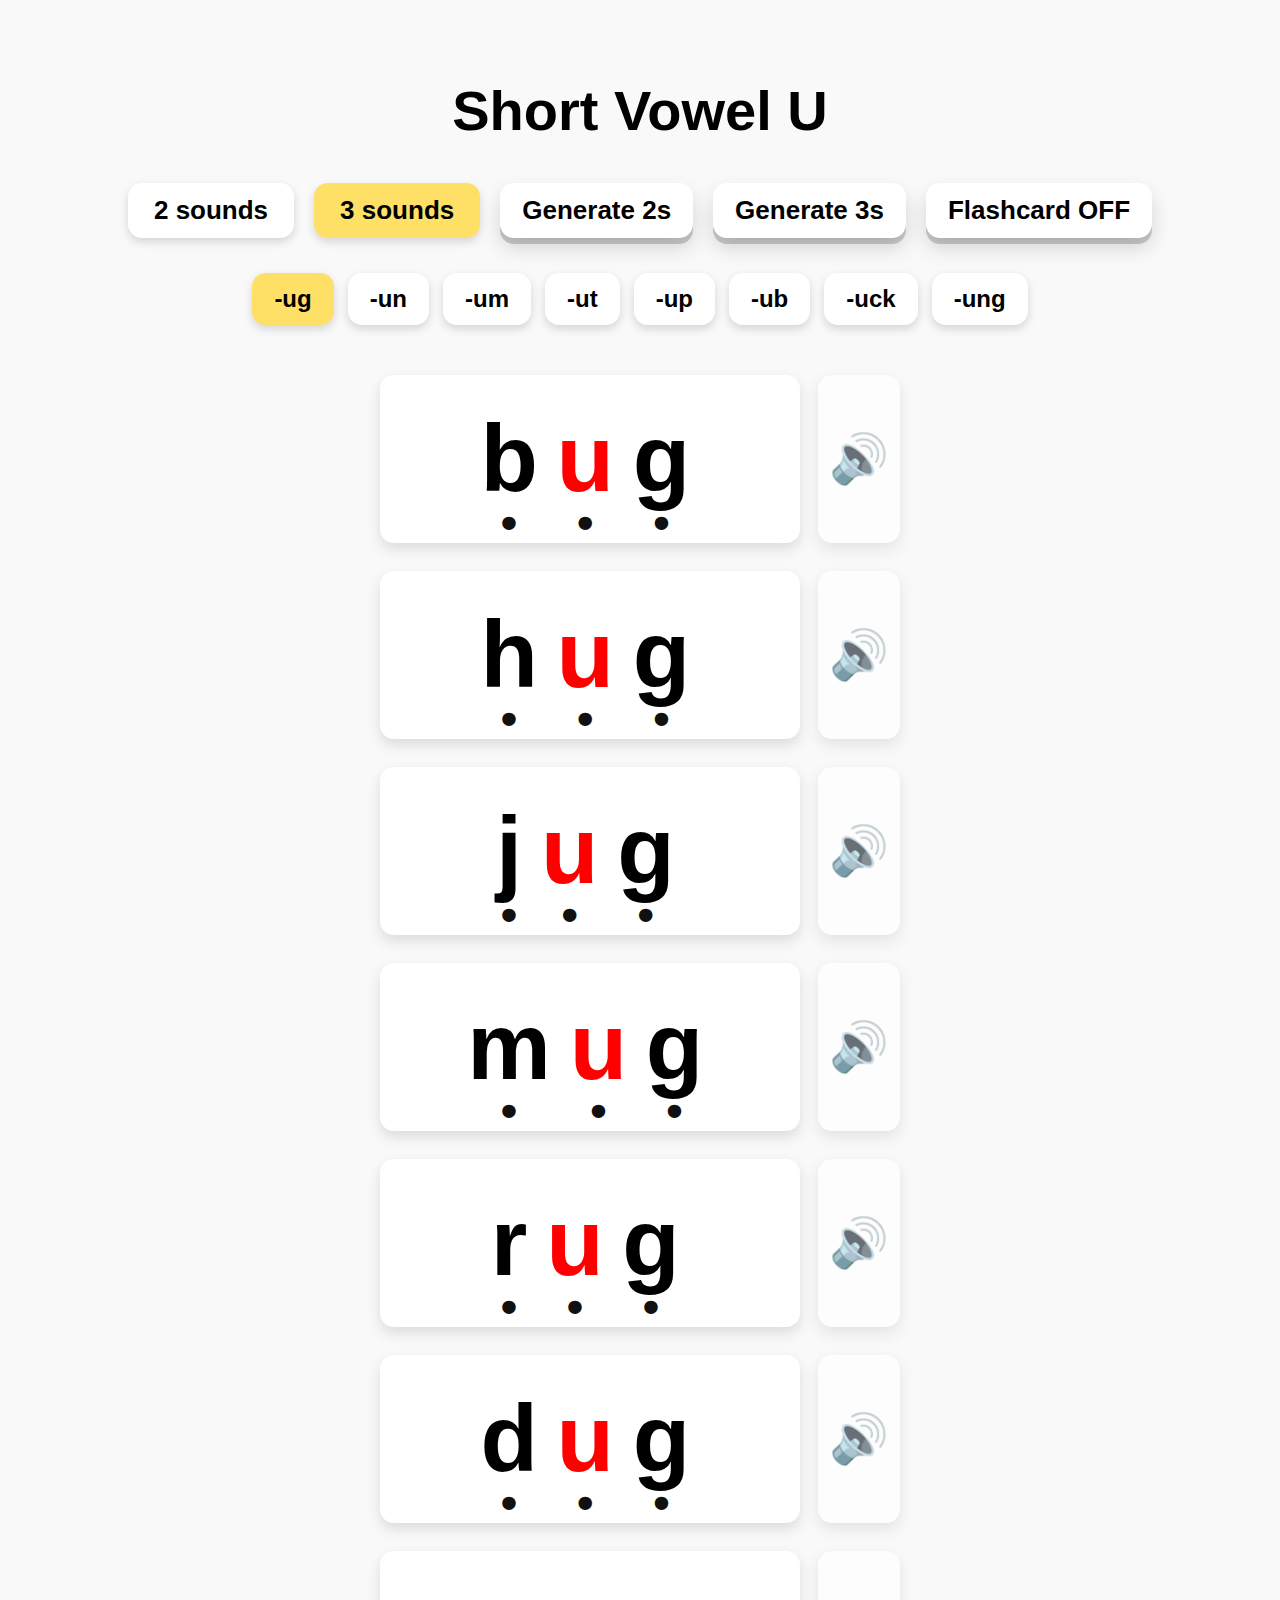
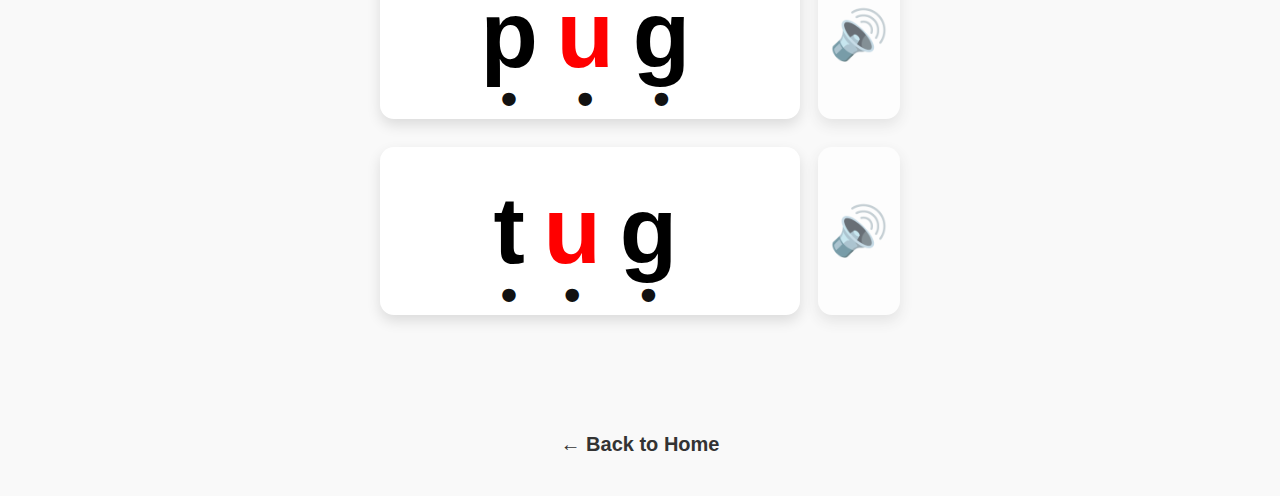
<file: app/short-u.html>
<!DOCTYPE html>
<html lang="en">
<head>
  <meta charset="UTF-8">
  <title>Short Vowel U</title>
  <link rel="stylesheet" href="style.css">
</head>
<body>

  <h1>Short Vowel <span class="vowel">U</span></h1>

  <!-- ================= SOUND MODE TOGGLE ================= -->
  <div class="sound-toggle">
    <button class="sound-btn" data-mode="2">2 sounds</button>
    <button class="sound-btn active" data-mode="3">3 sounds</button>
    <button class="generate-btn" data-gen="2">Generate 2s</button>
    <button class="generate-btn" data-gen="3">Generate 3s</button>
    <button id="flashcard-btn" class="generate-btn">Flashcard OFF</button>
  </div>

  <!-- ================= TABS ================= -->
  <div class="tabs">
    <button class="tab active" data-family="ug">-ug</button>
    <button class="tab" data-family="un">-un</button>
    <button class="tab" data-family="um">-um</button>
    <button class="tab" data-family="ut">-ut</button>
    <button class="tab" data-family="up">-up</button>
    <button class="tab" data-family="ub">-ub</button>
    <button class="tab" data-family="uck">-uck</button>
    <button class="tab" data-family="ung">-ung</button>
  </div>

  <!-- ================= -UG ================= -->
  <section class="family active" data-family="ug">
    <ul class="word-container">
      <li>bug</li>
      <li>hug</li>
      <li>jug</li>
      <li>mug</li>
      <li>rug</li>
      <li>dug</li>
      <li>pug</li>
      <li>tug</li>
    </ul>
  </section>

  <!-- ================= -UN ================= -->
  <section class="family" data-family="un">
    <ul class="word-container">
      <li>bun</li>
      <li>fun</li>
      <li>gun</li>
      <li>run</li>
      <li>sun</li>
      <li>pun</li>
      <li>nun</li>
    </ul>
  </section>

  <!-- ================= -UM ================= -->
  <section class="family" data-family="um">
    <ul class="word-container">
      <li>gum</li>
      <li>bum</li>
      <li>sum</li>
      <li>hum</li>
    </ul>
  </section>

  <!-- ================= -UT ================= -->
  <section class="family" data-family="ut">
    <ul class="word-container">
      <li>but</li>
      <li>cut</li>
      <li>hut</li>
      <li>nut</li>
      <li>rut</li>
      <li>gut</li>
    </ul>
  </section>

  <!-- ================= -UP ================= -->
  <section class="family" data-family="up">
    <ul class="word-container">
      <li>cup</li>
      <li>pup</li>
    </ul>
  </section>

  <!-- ================= -UB ================= -->
  <section class="family" data-family="ub">
    <ul class="word-container">
      <li>cub</li>
      <li>rub</li>
      <li>tub</li>
    </ul>
  </section>

  <!-- ================= -UCK ================= -->
  <section class="family" data-family="uck">
    <ul class="word-container">
      <li>duck</li>
      <li>luck</li>
      <li>muck</li>
      <li>tuck</li>
    </ul>
  </section>

  <!-- ================= -UNG ================= -->
  <section class="family" data-family="ung">
    <ul class="word-container">
      <li>lung</li>
      <li>dung</li>
      <li>rung</li>
    </ul>
  </section>

  <!-- ================= GENERATED WORDS ================= -->
  <div class="generated-scale">
    <div id="generated-area" class="generated-area"></div>
  </div>

  
  <!-- ================= FLASHCARD STAGE ================= -->
  <div id="flashcard-stage" style="display:none;"></div>

  <a href="index.html" class="back-btn">← Back to Home</a>

  <script>
    const digraphEndings = ['ll','ff','ss','zz','sh','ch','ck','ng','th'];

    let soundMode = '3';
    let isGenerateMode = false;

    let flashcardOn = false;
    let flashcardWords = [];
    let flashcardIndex = 0;

    const flashcardBtn = document.getElementById('flashcard-btn');

    /* ================= AUDIO ================= */

    const AUDIO_BASE_PATH = 'audio/short-u/';
    const TEST_AUDIO_FILE = 'test.m4a';
    const wordAudio = new Audio();

    function playTestAudio() {
      wordAudio.onerror = null;
      wordAudio.src = AUDIO_BASE_PATH + TEST_AUDIO_FILE;
      wordAudio.currentTime = 0;
      wordAudio.play().catch(() => {});
    }

    function playWordAudio(word) {
      const suffix = soundMode === '2' ? '2s' : '3s';
      const audioPath = AUDIO_BASE_PATH + word + suffix + '.m4a';
      wordAudio.onerror = () => playTestAudio();
      wordAudio.src = audioPath;
      wordAudio.currentTime = 0;
      wordAudio.play().catch(() => {});
    }

    /* ================= SCALE GENERATED GRID ================= */

    function scaleGeneratedGrid() {
      const wrap = document.querySelector('.generated-scale');
      const grid = document.querySelector('.generated-area');
      if (!wrap || !grid) return;
      const scale = Math.min(1, wrap.clientWidth / grid.scrollWidth);
      grid.style.transform = `scale(${scale})`;
    }

    window.addEventListener('resize', scaleGeneratedGrid);

    /* ================= RENDER WORDS ================= */

    function renderWords() {
      document.querySelectorAll('.word-container li').forEach(li => {
        const word = li.dataset.word || li.textContent.trim().toLowerCase();
        li.dataset.word = word;

        if (!li.closest('.word-wrapper')) {
          const wrapper = document.createElement('div');
          wrapper.className = 'word-wrapper';

          const speaker = document.createElement('button');
          speaker.className = 'speaker-btn';
          speaker.textContent = '🔊';
          speaker.onclick = e => {
            e.stopPropagation();
            playWordAudio(word);
          };

          li.parentNode.insertBefore(wrapper, li);
          wrapper.appendChild(li);
          wrapper.appendChild(speaker);
        }

        li.innerHTML = '';

        if (soundMode === '2') {
          li.innerHTML =
            `<span>${word[0]}</span><span class="two-sound">${word.slice(1)}</span>`;
        } else {
          let i = 0;
          while (i < word.length) {
            const d = digraphEndings.find(x => word.startsWith(x, i));
            if (d) {
              li.innerHTML += `<span class="digraph">${d}</span>`;
              i += d.length;
            } else {
              const ch = word[i];
              li.innerHTML += `<span class="${'aeiou'.includes(ch) ? 'vowel' : ''}">${ch}</span>`;
              i++;
            }
          }
        }

        li.onclick = () => {
          li.classList.toggle('selected');
          li.classList.remove('shake');
          void li.offsetWidth;
          li.classList.add('shake');
        };
      });
    }

    /* ================= HELPERS ================= */

    function exitGenerateMode() {
      isGenerateMode = false;
      document.body.classList.remove('generate-mode');
      document.getElementById('generated-area').innerHTML = '';
      document.querySelectorAll('.tab').forEach(t => t.classList.remove('active'));
    }

    function exitFlashcardMode() {
      flashcardOn = false;
      flashcardBtn.textContent = 'Flashcard OFF';
      flashcardBtn.classList.remove('on');
      document.body.classList.remove('flashcard-mode');
      document.querySelector('.flashcard-stage')?.remove();
    }

    function activateFirstTab() {
      const firstTab = document.querySelector('.tab');
      const firstFamily = document.querySelector('.family');

      document.querySelectorAll('.tab').forEach(t => t.classList.remove('active'));
      document.querySelectorAll('.family').forEach(f => f.classList.remove('active'));

      if (firstTab && firstFamily) {
        firstTab.classList.add('active');
        firstFamily.classList.add('active');
      }
    }

    /* ================= SOUND BUTTONS ================= */

    document.querySelectorAll('.sound-btn').forEach(btn => {
      btn.onclick = () => {
        exitGenerateMode();
        exitFlashcardMode();

        /* turn OFF Generate highlight */
        clearGenerateButtons();

        soundMode = btn.dataset.mode;

        document.querySelectorAll('.sound-btn')
          .forEach(b => b.classList.remove('active'));
        btn.classList.add('active');

        activateFirstTab();
        renderWords();
      };
    });

    /* ================= TABS ================= */

    document.querySelectorAll('.tab').forEach(tab => {
      tab.onclick = () => {
        if (isGenerateMode) return;

        exitFlashcardMode();

        /* turn OFF Generate highlight */
        clearGenerateButtons();

        const family = tab.dataset.family;

        document.querySelectorAll('.tab')
          .forEach(t => t.classList.remove('active'));
        document.querySelectorAll('.family')
          .forEach(f => f.classList.remove('active'));

        tab.classList.add('active');
        document
          .querySelector(`.family[data-family="${family}"]`)
          .classList.add('active');

        renderWords();
      };
    });


    /* ================= GENERATE 2s / 3s ================= */

    function clearGenerateButtons() {
      document
        .querySelectorAll('.generate-btn[data-gen]')
        .forEach(b => b.classList.remove('active'));
    }

    document.querySelectorAll('.generate-btn[data-gen]').forEach(btn => {
      btn.onclick = () => {
        exitFlashcardMode();

        isGenerateMode = true;
        document.body.classList.add('generate-mode');

        /* highlight Generate button (ORANGE) */
        clearGenerateButtons();
        btn.classList.add('active');

        /* sync sound mode */
        soundMode = btn.dataset.gen;

        document.querySelectorAll('.sound-btn')
          .forEach(b => b.classList.remove('active'));
        document
          .querySelector(`.sound-btn[data-mode="${soundMode}"]`)
          ?.classList.add('active');

        /* all tabs highlighted */
        document.querySelectorAll('.tab')
          .forEach(t => t.classList.add('active'));

        const allWords = [...document.querySelectorAll('.family li')]
          .map(li => li.textContent.toLowerCase());

        const selected = allWords
          .sort(() => 0.5 - Math.random())
          .slice(0, 6);

        const area = document.getElementById('generated-area');
        area.innerHTML = '';

        selected.forEach(w => {
          area.innerHTML += `
            <ul class="word-container">
              <li>${w}</li>
            </ul>
          `;
        });

        renderWords();
        scaleGeneratedGrid();
      };
    });


    /* ================= FLASHCARD MODE ================= */

    const flashcardStage = document.getElementById('flashcard-stage');

    function getFlashcardWords() {
      if (isGenerateMode) {
        return [...document.querySelectorAll('#generated-area li')]
          .map(li => li.dataset.word)
          .filter(Boolean);
      } else {
        return [...document.querySelectorAll('.family.active li')]
          .map(li => li.dataset.word)
          .filter(Boolean);
      }
    }

    function showFlashcardWord() {
      flashcardWords = getFlashcardWords();
      if (!flashcardWords.length) return;

      flashcardIndex = 0;
      renderFlashcard();
    }

    function renderFlashcard() {
      const word = flashcardWords[flashcardIndex];

      flashcardStage.innerHTML = `
        <div class="flashcard-wrapper">
          <button class="flashcard-arrow left">‹</button>

          <ul class="word-container">
            <li>${word}</li>
          </ul>

          <button class="flashcard-arrow right">›</button>
        </div>
      `;

      renderWords();

      flashcardStage.querySelector('.left').onclick = () => {
        flashcardIndex =
          (flashcardIndex - 1 + flashcardWords.length) % flashcardWords.length;
        renderFlashcard();
      };

      flashcardStage.querySelector('.right').onclick = () => {
        flashcardIndex =
          (flashcardIndex + 1) % flashcardWords.length;
        renderFlashcard();
      };
    }

    function enterFlashcardMode() {
      document.body.classList.add('flashcard-mode');
      flashcardStage.style.display = 'block';
      showFlashcardWord();
    }

    function exitFlashcardMode() {
      document.body.classList.remove('flashcard-mode');
      flashcardStage.style.display = 'none';
      flashcardStage.innerHTML = '';
    }

    /* ================= FLASHCARD BUTTON ================= */

    flashcardBtn.onclick = () => {
      flashcardOn = !flashcardOn;
      flashcardBtn.textContent = flashcardOn ? 'Flashcard ON' : 'Flashcard OFF';
      flashcardBtn.classList.toggle('on', flashcardOn);

      flashcardOn ? enterFlashcardMode() : exitFlashcardMode();
    };

    /* ================= AUTO REFRESH WHEN MODE CHANGES ================= */

    function refreshFlashcardIfOn() {
      if (flashcardOn) showFlashcardWord();
    }

    document.querySelectorAll('.sound-btn, .generate-btn[data-gen], .tab')
      .forEach(btn => btn.addEventListener('click', refreshFlashcardIfOn));

  
    /* ================= INIT ================= */

    activateFirstTab();
    renderWords();
  </script>

</body>
</html>
</file>
<file: app/style.css>
body {
  font-family: "Arial Rounded MT Bold", Arial, sans-serif;
  background-color: #f9f9f9;
  text-align: center;
  margin: 0;
  padding: 40px;
}

h1 {
  font-size: 56px;
  margin-bottom: 40px;
  font-weight: bold;
}

.word-container {
  list-style: none;
  padding: 0;
  max-width: 520px;
  margin: 0 auto 50px;
}

.word-container li {
  font-size: 94px;
  font-weight: bold;
  letter-spacing: 0.10em;
  background: white;
  padding: 30px 0;
  margin-bottom: 28px;
  border-radius: 14px;
  white-space: nowrap;
  box-shadow: 0 6px 14px rgba(0,0,0,0.12);
}

/* individual letters */
.word-container li span {
  position: relative;
  display: inline-block;
  margin: 0 0.05em;
}

/* dot under each letter */
.word-container li span::after {
  content: "•";
  position: absolute;
  left: 50%;
  transform: translateX(-50%);
  bottom: -0.8em;
  font-size: 0.5em;
  color: #111;
}

/* short vowel highlight */
.word-container li span.vowel {
  color: red !important;
}

/* back button */
.back-btn {
  display: inline-block;
  margin-top: 20px;
  text-decoration: none;
  font-size: 20px;
  color: #333;
  font-weight: bold;
}








/* digraph endings like ll, ss, ck, sh */
.digraph {
  position: relative;
  display: inline-block;
  text-decoration: underline;
}

/* ONE dot under the whole digraph */
.digraph::after {
  content: "•";
  position: absolute;
  left: 50%;
  transform: translateX(-50%);
  bottom: -0.8em;
  font-size: 0.5em;
  color: #111;
}









/* ================= TEST PAGE SUPPORT ================= */

/* individual letters inside test boxes */
.test-box span {
  position: relative;
  display: inline-block;
  margin: 0 0.05em;
}

/* dot under each letter (same as lesson pages) */
.test-box span::after {
  content: "•";
  position: absolute;
  left: 50%;
  transform: translateX(-50%);
  bottom: -0.8em;
  font-size: 0.5em;
  color: #111;
}

/* short vowel highlight */
.test-box span.vowel {
  color: red !important;
}

/* digraphs: ll ff ss sh ch th ck ng */
.test-box .digraph {
  position: relative;
  display: inline-block;
  text-decoration: underline;
}

/* ONE dot under digraph */
.test-box .digraph::after {
  content: "•";
  position: absolute;
  left: 50%;
  transform: translateX(-50%);
  bottom: -0.8em;
  font-size: 0.5em;
  color: #111;
}

/* ng special light grey */
.test-box .digraph.ng {
  color: #aaa;
}










/* make word boxes clickable */
.word-container li {
  cursor: pointer;
  transition: background-color 0.2s ease;
}

/* selected (tapped) state */
.word-container li.selected {
  background-color: #ffe066; /* soft yellow */
}


@keyframes shake {
  0%   { transform: translateX(0); }
  20%  { transform: translateX(-4px); }
  40%  { transform: translateX(4px); }
  60%  { transform: translateX(-3px); }
  80%  { transform: translateX(3px); }
  100% { transform: translateX(0); }
}

.word-container li.shake {
  animation: shake 0.35s cubic-bezier(.36,.07,.19,.97);
}






.test-box {
  cursor: pointer;
}

.test-box.selected {
  background-color: #ffe066;
}


@keyframes shake {
  0%   { transform: translateX(0); }
  20%  { transform: translateX(-4px); }
  40%  { transform: translateX(4px); }
  60%  { transform: translateX(-3px); }
  80%  { transform: translateX(3px); }
  100% { transform: translateX(0); }
}

/* when box is pressed */
.test-box.shake {
  animation: shake 0.35s cubic-bezier(.36,.07,.19,.97);
}










/* ======================================================
   PHONICS UI – SHORT VOWEL PAGES (short-a.html etc.)
   Controls tabs, sound toggles, and generate grid
   ====================================================== */


/* ======================================================
   TAB CONTROLS (Word family tabs)
   Used in: short-a.html, short-e.html, etc.
   ====================================================== */

.tabs {
  display: flex;
  flex-wrap: wrap;
  justify-content: center;
  gap: 14px;
  margin-bottom: 50px;
}

.tab {
  font-size: 24px;
  font-weight: bold;
  padding: 12px 22px;
  border-radius: 14px;
  border: none;
  cursor: pointer;
  background: white;
  box-shadow: 0 4px 10px rgba(0,0,0,0.15);
}

/* Active tab (yellow highlight) */
.tab.active {
  background: #ffe066;
}


/* ======================================================
   WORD FAMILY VISIBILITY
   Controls which wordlist is shown
   Used in: short-a.html etc.
   ====================================================== */

.family {
  display: none;
}

.family.active {
  display: block;
}


/* ======================================================
   SOUND MODE TOGGLE (2 sounds / 3 sounds / Generate)
   Used in: short-a.html
   ====================================================== */

.sound-toggle {
  display: flex;
  justify-content: center;
  gap: 20px;
  margin-bottom: 35px;
}

/* 2 sounds / 3 sounds buttons */
.sound-btn {
  font-size: 26px;
  font-weight: bold;
  padding: 12px 26px;
  border-radius: 14px;
  border: none;
  cursor: pointer;
  background: white;
  box-shadow: 0 4px 10px rgba(0,0,0,0.15);
}

/* Active sound mode (yellow highlight) */
.sound-btn.active {
  background: #ffe066;
}


/* ======================================================
   2-SOUND MODE VISUALS (CV chunking)
   Used when "2 sounds" or "Generate 2s" is active
   ====================================================== */

/* Ending chunk (e.g. "at", "ap") */
.two-sound {
  color: red !important;
  position: relative;
}

/* Single dot under the whole ending */
.two-sound::after {
  content: "•";
  position: absolute;
  left: 50%;
  transform: translateX(-50%);
  bottom: -0.8em;
  font-size: 0.5em;
  color: #111;
}


/* ======================================================
   GENERATE BUTTONS (Generate 2s / Generate 3s)
   Used in: short-a.html
   ====================================================== */

.generate-btn {
  font-size: 26px;
  font-weight: bold;
  padding: 12px 22px;
  border-radius: 14px;
  border: none;
  cursor: pointer;
  background: white;
  box-shadow: 0 4px 10px rgba(0,0,0,0.15);
}


/* ======================================================
   GENERATE BUTTON ACTIVE STATE
   ====================================================== */

/* Bright orange when Generate 2s / 3s is active */
.generate-btn.active {
  background: #ff9f1c;   /* bright orange */
  color: #000;
}

/* ======================================================
   GENERATE BUTTON PRESS FEEL
   ====================================================== */

.generate-btn {
  position: relative;
  transition:
    transform 0.08s ease,
    box-shadow 0.08s ease,
    background 0.15s ease;
}

/* default raised look */
.generate-btn {
  box-shadow: 0 6px 0 rgba(0,0,0,0.18),
              0 10px 20px rgba(0,0,0,0.15);
}

/* press down effect */
.generate-btn:active {
  transform: translateY(4px);
  box-shadow: 0 2px 0 rgba(0,0,0,0.18),
              0 6px 12px rgba(0,0,0,0.12);
}

/* active Generate (orange ON) */
.generate-btn.active {
  background: #ff9f1c; /* bright orange */
  color: #000;
}

/* active + pressed */
.generate-btn.active:active {
  transform: translateY(4px);
  box-shadow: 0 2px 0 rgba(0,0,0,0.25),
              0 6px 12px rgba(0,0,0,0.2);
}


/* ======================================================
   GENERATED GRID — FIXED COLUMNS, SCALE TO FIT
   Used only during Generate 2s / Generate 3s
   ====================================================== */

.generated-scale {
  width: 100%;
  overflow: hidden;              /* NO scrollbars */
  display: flex;
  justify-content: center;       /* center grid */
}

.generated-area {
  display: grid;
  grid-template-columns: repeat(3, 1fr); /* FIXED columns */
  gap: 36px;
  padding: 24px;
  transform-origin: top center;  /* scale from center */
}


/* ======================================================
   GENERATE MODE OVERRIDES
   Hides normal wordlists during drills
   Used in: short-a.html
   ====================================================== */

/* Hide all word families when Generate is active */
.generate-mode .family {
  display: none !important;
}



/* ======================================================
   WORD + SPEAKER LAYOUT (Unified card look)
   ====================================================== */

.word-wrapper {
  display: flex;
  justify-content: center;
  align-items: stretch; /* IMPORTANT: equal height */
  gap: 18px;
  margin-bottom: 28px;
}

/* ======================================================
   WORD BOX (wider for single wordlist)
   ====================================================== */

.word-container li {
  min-width: 420px;     /* makes word box wider */
  text-align: center;
}



/* ======================================================
   SPEAKER BUTTON (white box, same height)
   ====================================================== */

.speaker-btn {
  width: 120px;
  border: none;
  border-radius: 14px;
  background: white;
  box-shadow: 0 6px 14px rgba(0,0,0,0.12);
  font-size: 48px;
  cursor: pointer;
  display: flex;
  align-items: center;
  justify-content: center;
  opacity: 0.7;
  transition: transform 0.15s ease, opacity 0.15s ease;
}

.speaker-btn:hover {
  opacity: 1;
  transform: scale(1.05);
}

.speaker-btn:active {
  transform: scale(0.96);
}

/* remove default button styles */
.speaker-btn:focus {
  outline: none;
}

/* remove bottom margin from li since wrapper controls spacing */
.word-wrapper li {
  margin-bottom: 0;
}


/* ======================================================
   FLASHCARD MODE
   ====================================================== */

#flashcard-btn.on {
  background: #3ddb77; /* bright green */
  color: #000;
}

/* hide normal content */
.flashcard-mode .family,
.flashcard-mode .generated-scale {
  display: none !important;
}

/* flashcard container */
#flashcard-stage {
  margin: 60px auto 0;
  display: flex;
  justify-content: center;
}

/* layout */
.flashcard-wrapper {
  display: flex;
  align-items: stretch;
  gap: 28px;
}

/* arrows */
.flashcard-arrow {
  width: 120px;
  background: transparent;
  border: none;
  font-size: 72px;
  cursor: pointer;
  opacity: 0.35;
}

.flashcard-arrow:hover {
  opacity: 1;
}

/* slightly bigger word */
.flashcard-mode .word-container li {
  font-size: 114px; /* ~20px bigger than 94px */
}

/* ======================================================
   FLASHCARD SIZE TUNING (SINGLE WORD ONLY)
   ====================================================== */

/* Make the white word box bigger */
.flashcard-mode .word-wrapper {
  padding: 78px 46px;       /* controls box size *//*First number → top/bottom/Second number → left/right*/
  min-width: 520px;
  min-height: 220px;
}

/* Increase word font slightly */
.flashcard-mode .word-container li {
  font-size: 132px;        /* increase from previous ~114px */
  line-height: 1.1;
}

/* Make speaker box match word box height */
.flashcard-mode .speaker-btn {
  font-size: 56px;
  padding: 0 26px;
  height: auto;
  align-self: stretch;     /* key line: same height as word box */
  display: flex;
  align-items: center;
  justify-content: center;
}
</file>
